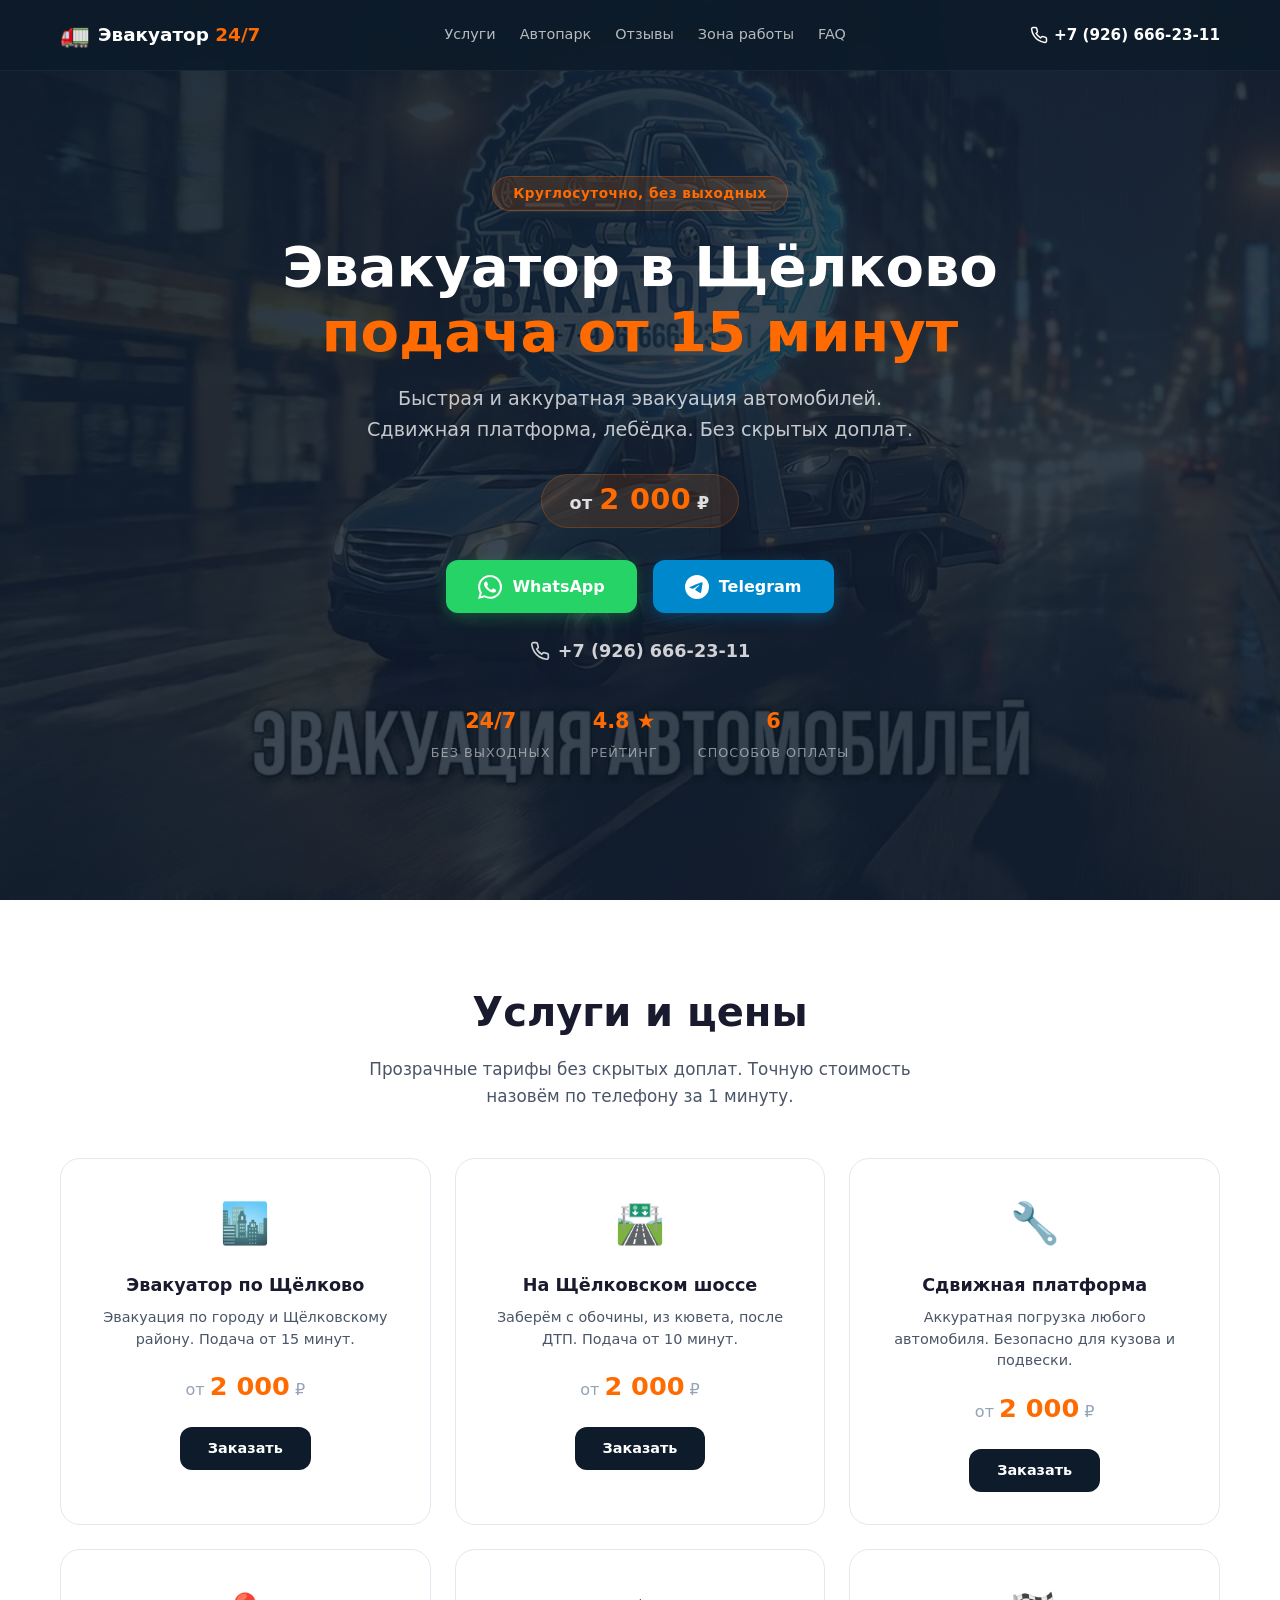
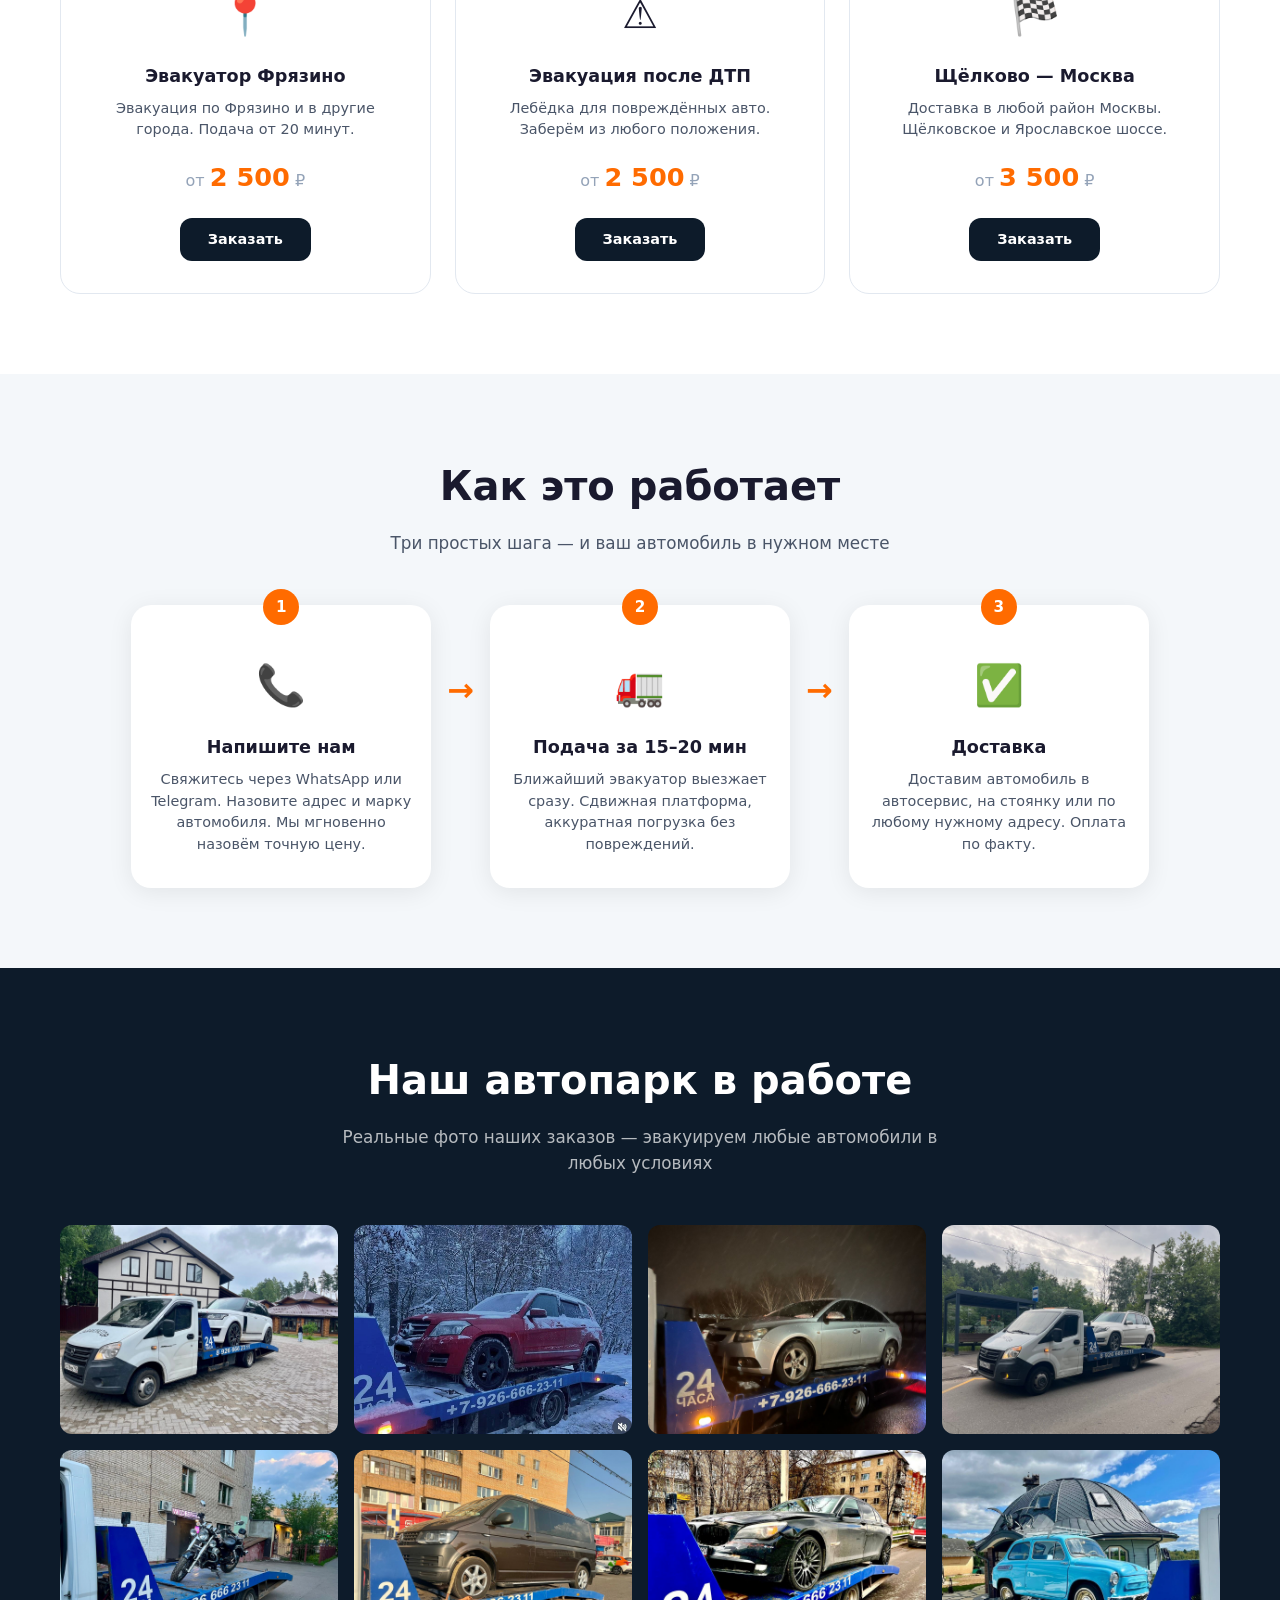
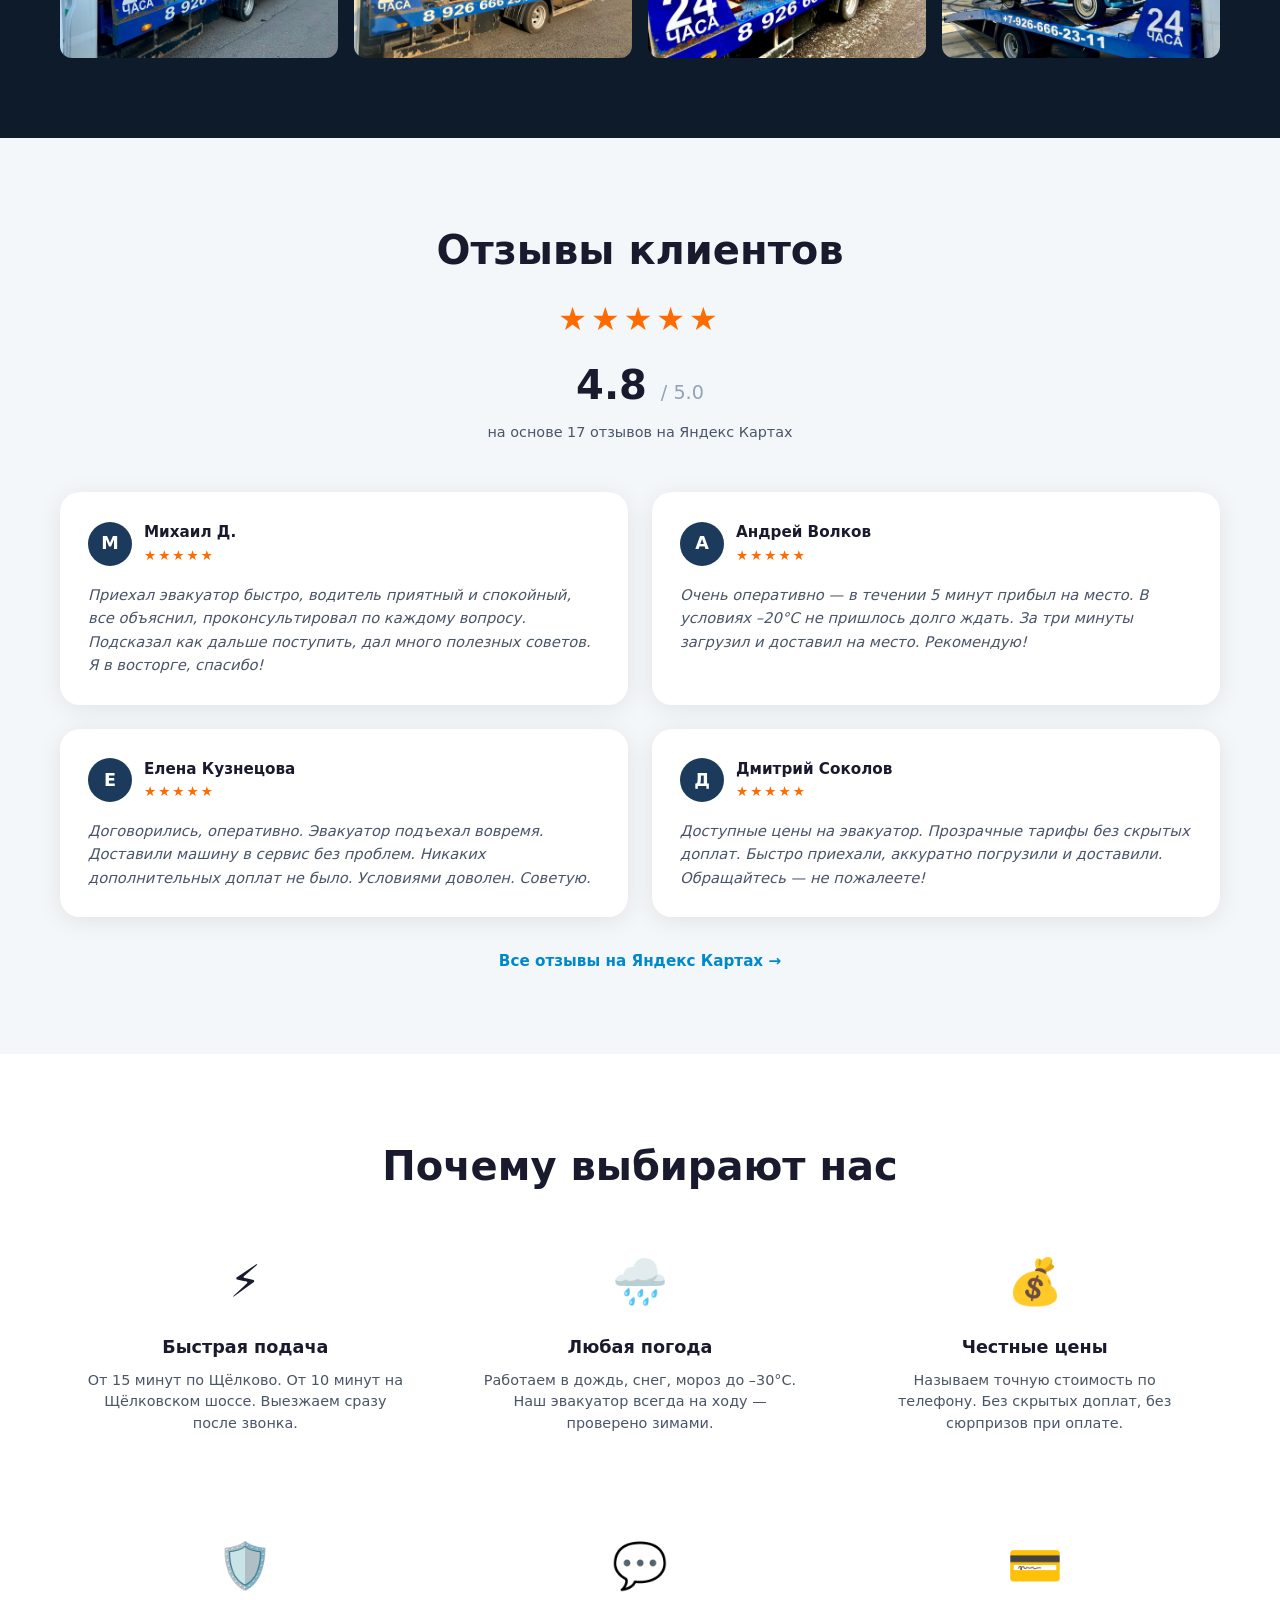
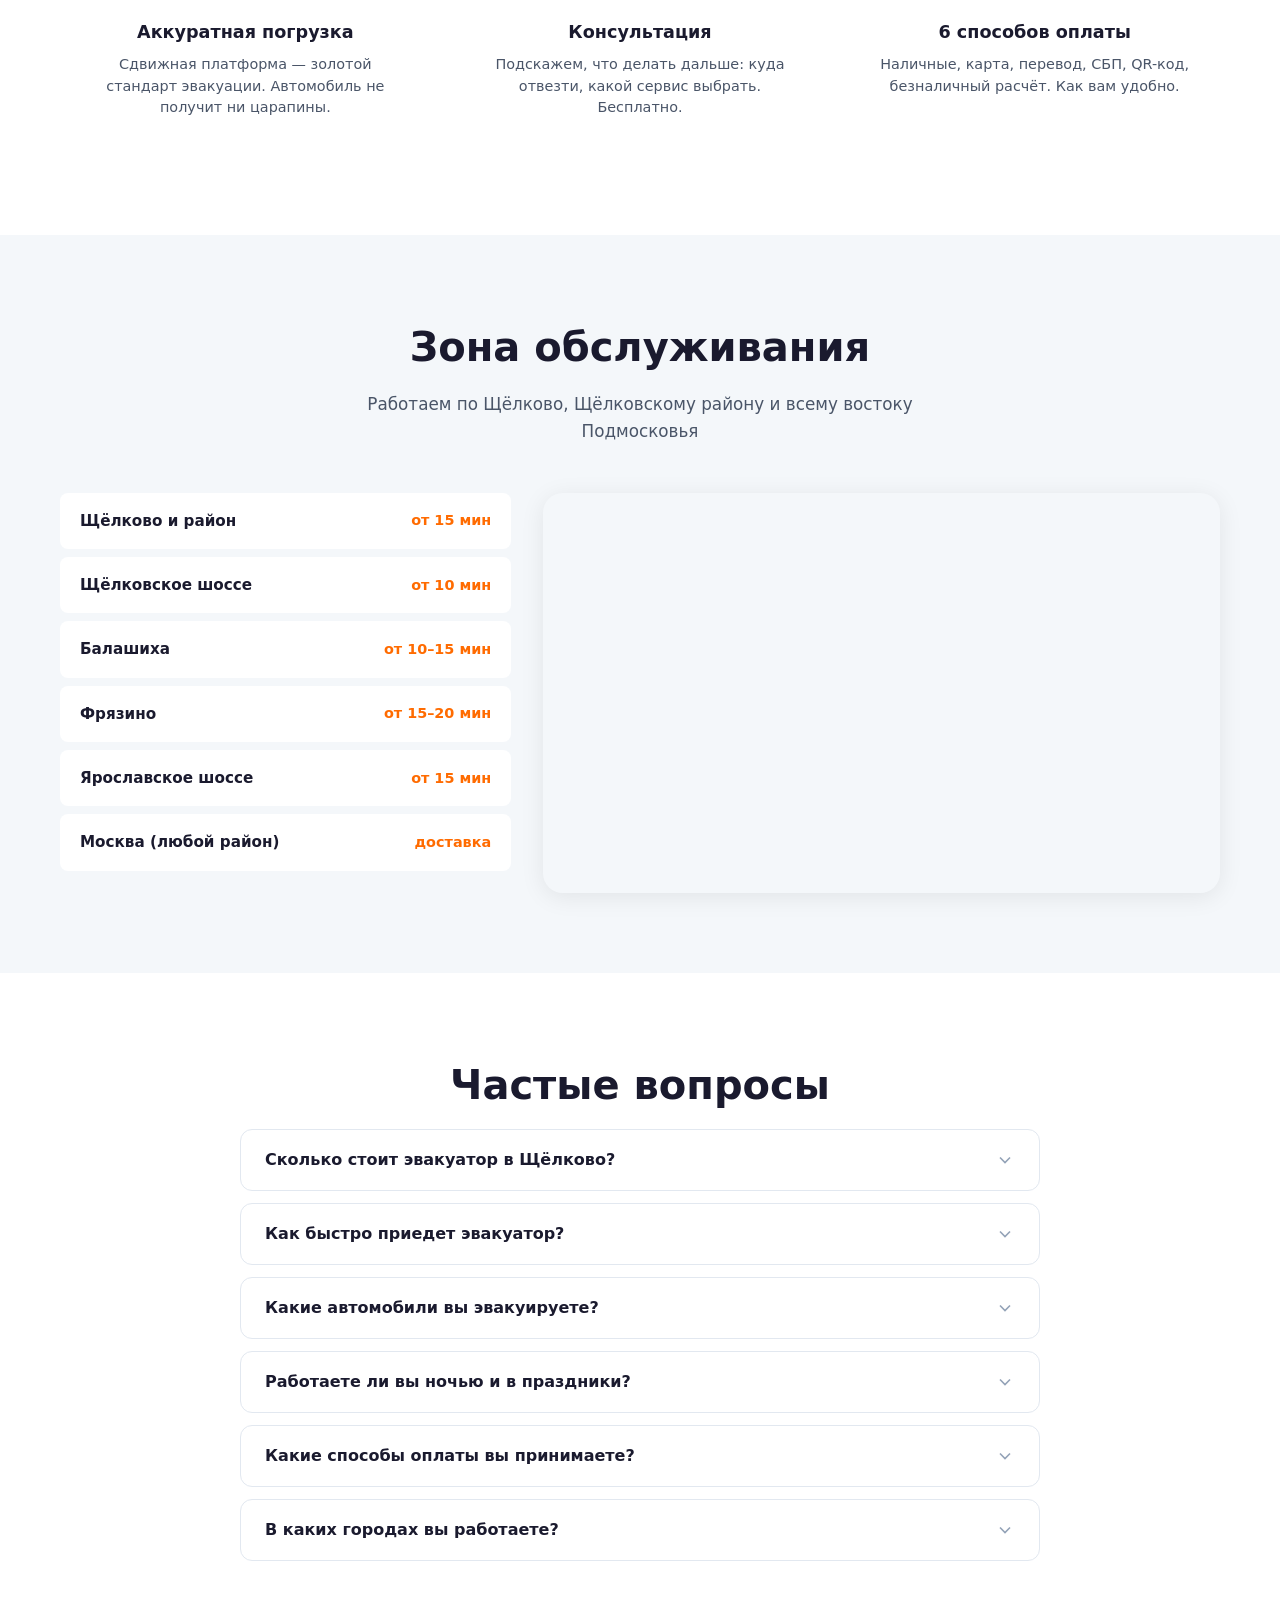
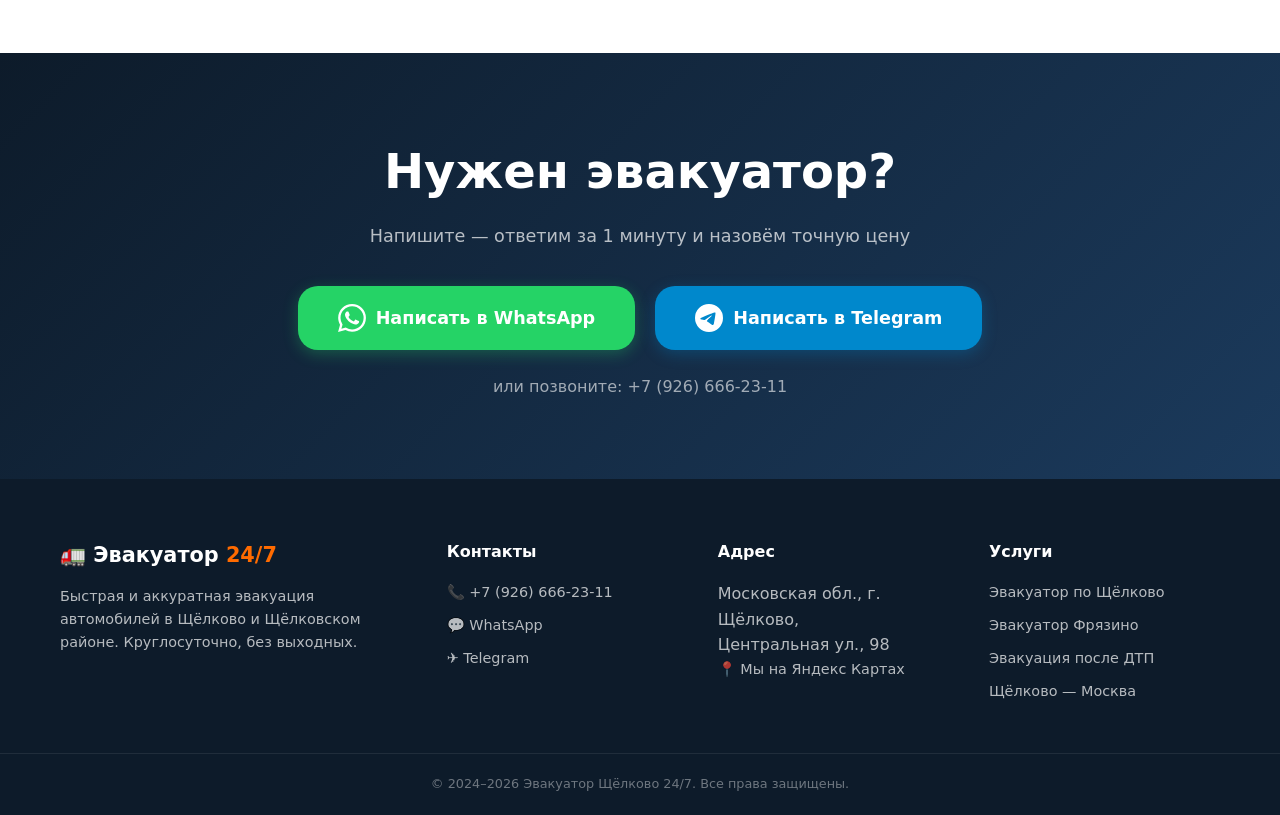
<file: site/index.html>
<!DOCTYPE html>
<html lang="ru">
<head>
    <meta charset="UTF-8">
    <meta name="viewport" content="width=device-width, initial-scale=1.0, viewport-fit=cover">
    <meta http-equiv="X-UA-Compatible" content="ie=edge">

    <!-- SEO Meta -->
    <title>Эвакуатор в Щёлково 24/7 — подача от 15 минут | от 2 000 ₽</title>
    <meta name="description" content="Эвакуация автомобилей в Щёлково круглосуточно. Сдвижная платформа, лебёдка. Подача от 15 минут. Щёлково, Балашиха, Фрязино, Москва. Звоните +7 (926) 666-23-11">
    <meta name="keywords" content="эвакуатор щёлково, эвакуация автомобилей, эвакуатор 24 часа, эвакуатор щёлковское шоссе, эвакуатор балашиха, эвакуатор фрязино, вызвать эвакуатор, сдвижная платформа, эвакуация после дтп, эвакуатор круглосуточно, эвакуатор москва, эвакуатор недорого">
    <meta name="robots" content="index, follow">
    <meta name="author" content="Эвакуатор Щёлково 24/7">
    <link rel="canonical" href="https://YOUR-DOMAIN.ru/">

    <!-- Yandex Verification (замените на свой код) -->
    <meta name="yandex-verification" content="YOUR_YANDEX_VERIFICATION_CODE">

    <!-- Open Graph -->
    <meta property="og:type" content="website">
    <meta property="og:locale" content="ru_RU">
    <meta property="og:title" content="Эвакуатор в Щёлково 24/7 — подача от 15 минут">
    <meta property="og:description" content="Эвакуация автомобилей в Щёлково круглосуточно. Сдвижная платформа, лебёдка. От 2 000 ₽. Звоните!">
    <meta property="og:image" content="https://YOUR-DOMAIN.ru/img/video_thumb_02.jpg">
    <meta property="og:url" content="https://YOUR-DOMAIN.ru/">
    <meta property="og:site_name" content="Эвакуатор Щёлково 24/7">

    <!-- Twitter Card -->
    <meta name="twitter:card" content="summary_large_image">
    <meta name="twitter:title" content="Эвакуатор в Щёлково 24/7 — подача от 15 минут">
    <meta name="twitter:description" content="Эвакуация автомобилей в Щёлково круглосуточно. От 2 000 ₽.">
    <meta name="twitter:image" content="https://YOUR-DOMAIN.ru/img/video_thumb_02.jpg">

    <!-- Favicon -->
    <link rel="icon" type="image/svg+xml" href="data:image/svg+xml,<svg xmlns='http://www.w3.org/2000/svg' viewBox='0 0 100 100'><text y='.9em' font-size='90'>🚛</text></svg>">

    <!-- Preload critical resources -->
    <link rel="preload" href="css/style.css" as="style">
    <link rel="preload" href="img/video_thumb_02.jpg" as="image">

    <!-- Styles -->
    <link rel="stylesheet" href="css/style.css">

    <!-- Schema.org LocalBusiness -->
    <script type="application/ld+json">
    {
        "@context": "https://schema.org",
        "@type": "ProfessionalService",
        "name": "Эвакуатор Щёлково 24/7",
        "image": "https://YOUR-DOMAIN.ru/img/photo_02.jpg",
        "url": "https://YOUR-DOMAIN.ru/",
        "telephone": "+7-926-666-23-11",
        "address": {
            "@type": "PostalAddress",
            "streetAddress": "Центральная улица, 98",
            "addressLocality": "Щёлково",
            "addressRegion": "Московская область",
            "postalCode": "141100",
            "addressCountry": "RU"
        },
        "geo": {
            "@type": "GeoCoordinates",
            "latitude": 55.927818,
            "longitude": 37.950779
        },
        "openingHoursSpecification": {
            "@type": "OpeningHoursSpecification",
            "dayOfWeek": ["Monday","Tuesday","Wednesday","Thursday","Friday","Saturday","Sunday"],
            "opens": "00:00",
            "closes": "23:59"
        },
        "areaServed": [
            {"@type": "City", "name": "Щёлково"},
            {"@type": "City", "name": "Балашиха"},
            {"@type": "City", "name": "Фрязино"},
            {"@type": "City", "name": "Москва"}
        ],
        "aggregateRating": {
            "@type": "AggregateRating",
            "ratingValue": "4.8",
            "bestRating": "5",
            "reviewCount": "17"
        },
        "priceRange": "от 2000 ₽",
        "hasOfferCatalog": {
            "@type": "OfferCatalog",
            "name": "Услуги эвакуации",
            "itemListElement": [
                {"@type": "Offer", "itemOffered": {"@type": "Service", "name": "Эвакуатор по Щёлково"}, "price": "2000", "priceCurrency": "RUB"},
                {"@type": "Offer", "itemOffered": {"@type": "Service", "name": "Эвакуатор на Щёлковском шоссе"}, "price": "2000", "priceCurrency": "RUB"},
                {"@type": "Offer", "itemOffered": {"@type": "Service", "name": "Эвакуатор Фрязино"}, "price": "2500", "priceCurrency": "RUB"},
                {"@type": "Offer", "itemOffered": {"@type": "Service", "name": "Эвакуация после ДТП"}, "price": "2500", "priceCurrency": "RUB"},
                {"@type": "Offer", "itemOffered": {"@type": "Service", "name": "Эвакуатор Щёлково — Москва"}, "price": "3500", "priceCurrency": "RUB"}
            ]
        },
        "sameAs": [
            "https://yandex.ru/profile/-/CPBXVEoS"
        ]
    }
    </script>

    <!-- Schema.org FAQPage -->
    <script type="application/ld+json">
    {
        "@context": "https://schema.org",
        "@type": "FAQPage",
        "mainEntity": [
            {
                "@type": "Question",
                "name": "Сколько стоит эвакуатор в Щёлково?",
                "acceptedAnswer": {
                    "@type": "Answer",
                    "text": "Стоимость эвакуатора по Щёлково — от 2 000 рублей. Эвакуация из Щёлково в Москву — от 3 500 рублей. Точная цена зависит от расстояния и типа автомобиля. Звоните — назовём точную стоимость за 1 минуту."
                }
            },
            {
                "@type": "Question",
                "name": "Как быстро приедет эвакуатор?",
                "acceptedAnswer": {
                    "@type": "Answer",
                    "text": "Среднее время подачи эвакуатора по Щёлково — 15-20 минут. В зоне Щёлковского шоссе и Балашихи — от 10 минут. Работаем круглосуточно, без выходных."
                }
            },
            {
                "@type": "Question",
                "name": "Какие автомобили вы эвакуируете?",
                "acceptedAnswer": {
                    "@type": "Answer",
                    "text": "Эвакуируем легковые автомобили, внедорожники, кроссоверы, микроавтобусы и мотоциклы. Сдвижная платформа с лебёдкой позволяет погрузить автомобиль в любом состоянии — после ДТП, с заблокированными колёсами, из кювета."
                }
            },
            {
                "@type": "Question",
                "name": "Работаете ли вы ночью и в праздники?",
                "acceptedAnswer": {
                    "@type": "Answer",
                    "text": "Да, мы работаем круглосуточно — 24 часа в сутки, 7 дней в неделю, без выходных и праздников. Ночная подача эвакуатора — без доплат."
                }
            },
            {
                "@type": "Question",
                "name": "Какие способы оплаты вы принимаете?",
                "acceptedAnswer": {
                    "@type": "Answer",
                    "text": "Принимаем наличные, банковские карты, безналичный расчёт, СБП (Систему быстрых платежей), QR-код. Оплата после выполнения услуги."
                }
            },
            {
                "@type": "Question",
                "name": "В каких городах вы работаете?",
                "acceptedAnswer": {
                    "@type": "Answer",
                    "text": "Основная зона — Щёлково и Щёлковский район. Также работаем в Балашихе, Фрязино, Лосино-Петровском, Монино. Доставляем автомобили в любой район Москвы. Работаем на Щёлковском и Ярославском шоссе."
                }
            }
        ]
    }
    </script>

    <!-- Yandex.Metrika counter — замените 00000000 на реальный ID счётчика -->
    <!-- Раскомментируйте после получения ID в Яндекс Метрике:
    <script>
        (function(m,e,t,r,i,k,a){m[i]=m[i]||function(){(m[i].a=m[i].a||[]).push(arguments)};
        m[i].l=1*new Date();
        for(var j=0;j<document.scripts.length;j++){if(document.scripts[j].src===r){return;}}
        k=e.createElement(t),a=e.getElementsByTagName(t)[0],k.async=1,k.src=r,a.parentNode.insertBefore(k,a)})
        (window,document,"script","https://mc.yandex.ru/metrika/tag.js","ym");

        ym(00000000, "init", {
            clickmap:true,
            trackLinks:true,
            accurateTrackBounce:true,
            webvisor:true
        });
    </script>
    <noscript><div><img src="https://mc.yandex.ru/watch/00000000" style="position:absolute; left:-9999px;" alt=""></div></noscript>
    -->
</head>
<body>

    <!-- ===== HEADER ===== -->
    <header class="header" id="header">
        <div class="container header__inner">
            <a href="#hero" class="header__logo">
                <span class="header__logo-icon">🚛</span>
                <span class="header__logo-text">Эвакуатор<span class="accent"> 24/7</span></span>
            </a>

            <nav class="header__nav" id="nav">
                <a href="#services" class="header__link">Услуги</a>
                <a href="#gallery" class="header__link">Автопарк</a>
                <a href="#reviews" class="header__link">Отзывы</a>
                <a href="#area" class="header__link">Зона работы</a>
                <a href="#faq" class="header__link">FAQ</a>
            </nav>

            <a href="tel:+79266662311" class="header__phone">
                <svg width="18" height="18" viewBox="0 0 24 24" fill="none" stroke="currentColor" stroke-width="2"><path d="M22 16.92v3a2 2 0 01-2.18 2 19.79 19.79 0 01-8.63-3.07 19.5 19.5 0 01-6-6 19.79 19.79 0 01-3.07-8.67A2 2 0 014.11 2h3a2 2 0 012 1.72c.127.96.361 1.903.7 2.81a2 2 0 01-.45 2.11L8.09 9.91a16 16 0 006 6l1.27-1.27a2 2 0 012.11-.45c.907.339 1.85.573 2.81.7A2 2 0 0122 16.92z"/></svg>
                +7 (926) 666-23-11
            </a>

            <button class="header__burger" id="burger" aria-label="Меню">
                <span></span><span></span><span></span>
            </button>
        </div>
    </header>

    <main>
        <!-- ===== HERO ===== -->
        <section class="hero" id="hero">
            <div class="hero__overlay"></div>
            <div class="container hero__inner">
                <div class="hero__badge animate-fade-in">Круглосуточно, без выходных</div>
                <h1 class="hero__title animate-fade-in-up">
                    Эвакуатор в Щёлково<br>
                    <span class="accent">подача от 15 минут</span>
                </h1>
                <p class="hero__subtitle animate-fade-in-up delay-1">
                    Быстрая и аккуратная эвакуация автомобилей. Сдвижная платформа, лебёдка.
                    Без скрытых доплат.
                </p>

                <div class="hero__price animate-fade-in-up delay-2">
                    от <span class="hero__price-value">2 000</span> ₽
                </div>

                <div class="hero__buttons animate-fade-in-up delay-2">
                    <a href="https://wa.me/79266662311?text=%D0%97%D0%B4%D1%80%D0%B0%D0%B2%D1%81%D1%82%D0%B2%D1%83%D0%B9%D1%82%D0%B5!%20%D0%9D%D1%83%D0%B6%D0%B5%D0%BD%20%D1%8D%D0%B2%D0%B0%D0%BA%D1%83%D0%B0%D1%82%D0%BE%D1%80." target="_blank" rel="noopener" class="btn btn--whatsapp">
                        <svg width="24" height="24" viewBox="0 0 24 24" fill="currentColor"><path d="M17.472 14.382c-.297-.149-1.758-.867-2.03-.967-.273-.099-.471-.148-.67.15-.197.297-.767.966-.94 1.164-.173.199-.347.223-.644.075-.297-.15-1.255-.463-2.39-1.475-.883-.788-1.48-1.761-1.653-2.059-.173-.297-.018-.458.13-.606.134-.133.298-.347.446-.52.149-.174.198-.298.298-.497.099-.198.05-.371-.025-.52-.075-.149-.669-1.612-.916-2.207-.242-.579-.487-.5-.669-.51-.173-.008-.371-.01-.57-.01-.198 0-.52.074-.792.372-.272.297-1.04 1.016-1.04 2.479 0 1.462 1.065 2.875 1.213 3.074.149.198 2.096 3.2 5.077 4.487.709.306 1.262.489 1.694.625.712.227 1.36.195 1.871.118.571-.085 1.758-.719 2.006-1.413.248-.694.248-1.289.173-1.413-.074-.124-.272-.198-.57-.347m-5.421 7.403h-.004a9.87 9.87 0 01-5.031-1.378l-.361-.214-3.741.982.998-3.648-.235-.374a9.86 9.86 0 01-1.51-5.26c.001-5.45 4.436-9.884 9.888-9.884 2.64 0 5.122 1.03 6.988 2.898a9.825 9.825 0 012.893 6.994c-.003 5.45-4.437 9.884-9.885 9.884m8.413-18.297A11.815 11.815 0 0012.05 0C5.495 0 .16 5.335.157 11.892c0 2.096.547 4.142 1.588 5.945L.057 24l6.305-1.654a11.882 11.882 0 005.683 1.448h.005c6.554 0 11.89-5.335 11.893-11.893a11.821 11.821 0 00-3.48-8.413z"/></svg>
                        WhatsApp
                    </a>
                    <a href="https://t.me/+79266662311" target="_blank" rel="noopener" class="btn btn--telegram">
                        <svg width="24" height="24" viewBox="0 0 24 24" fill="currentColor"><path d="M11.944 0A12 12 0 000 12a12 12 0 0012 12 12 12 0 0012-12A12 12 0 0012 0zm4.962 7.224c.1-.002.321.023.465.14a.506.506 0 01.171.325c.016.093.036.306.02.472-.18 1.898-.962 6.502-1.36 8.627-.168.9-.499 1.201-.82 1.23-.696.065-1.225-.46-1.9-.902-1.056-.693-1.653-1.124-2.678-1.8-1.185-.78-.417-1.21.258-1.91.177-.184 3.247-2.977 3.307-3.23.007-.032.014-.15-.056-.212s-.174-.041-.249-.024c-.106.024-1.793 1.14-5.061 3.345-.479.33-.913.49-1.302.48-.428-.008-1.252-.241-1.865-.44-.752-.245-1.349-.374-1.297-.789.027-.216.325-.437.893-.663 3.498-1.524 5.83-2.529 6.998-3.014 3.332-1.386 4.025-1.627 4.476-1.635z"/></svg>
                        Telegram
                    </a>
                </div>

                <a href="tel:+79266662311" class="hero__phone animate-fade-in-up delay-3">
                    <svg width="20" height="20" viewBox="0 0 24 24" fill="none" stroke="currentColor" stroke-width="2"><path d="M22 16.92v3a2 2 0 01-2.18 2 19.79 19.79 0 01-8.63-3.07 19.5 19.5 0 01-6-6 19.79 19.79 0 01-3.07-8.67A2 2 0 014.11 2h3a2 2 0 012 1.72c.127.96.361 1.903.7 2.81a2 2 0 01-.45 2.11L8.09 9.91a16 16 0 006 6l1.27-1.27a2 2 0 012.11-.45c.907.339 1.85.573 2.81.7A2 2 0 0122 16.92z"/></svg>
                    +7 (926) 666-23-11
                </a>

                <div class="hero__trust animate-fade-in-up delay-3">
                    <div class="hero__trust-item">
                        <strong>24/7</strong>
                        <span>Без выходных</span>
                    </div>
                    <div class="hero__trust-item">
                        <strong>4.8 ★</strong>
                        <span>Рейтинг</span>
                    </div>
                    <div class="hero__trust-item">
                        <strong>6</strong>
                        <span>Способов оплаты</span>
                    </div>
                </div>
            </div>
        </section>

        <!-- ===== SERVICES ===== -->
        <section class="services" id="services">
            <div class="container">
                <h2 class="section-title reveal">Услуги и цены</h2>
                <p class="section-subtitle reveal">Прозрачные тарифы без скрытых доплат. Точную стоимость назовём по телефону за 1 минуту.</p>

                <div class="services__grid">
                    <div class="service-card reveal">
                        <div class="service-card__icon">🏙️</div>
                        <h3 class="service-card__title">Эвакуатор по Щёлково</h3>
                        <p class="service-card__desc">Эвакуация по городу и Щёлковскому району. Подача от 15 минут.</p>
                        <div class="service-card__price">от <span>2 000</span> ₽</div>
                        <a href="https://wa.me/79266662311?text=%D0%97%D0%B4%D1%80%D0%B0%D0%B2%D1%81%D1%82%D0%B2%D1%83%D0%B9%D1%82%D0%B5!%20%D0%9D%D1%83%D0%B6%D0%B5%D0%BD%20%D1%8D%D0%B2%D0%B0%D0%BA%D1%83%D0%B0%D1%82%D0%BE%D1%80%20%D0%BF%D0%BE%20%D0%A9%D1%91%D0%BB%D0%BA%D0%BE%D0%B2%D0%BE." target="_blank" rel="noopener" class="service-card__btn">Заказать</a>
                    </div>

                    <div class="service-card reveal">
                        <div class="service-card__icon">🛣️</div>
                        <h3 class="service-card__title">На Щёлковском шоссе</h3>
                        <p class="service-card__desc">Заберём с обочины, из кювета, после ДТП. Подача от 10 минут.</p>
                        <div class="service-card__price">от <span>2 000</span> ₽</div>
                        <a href="https://wa.me/79266662311?text=%D0%97%D0%B4%D1%80%D0%B0%D0%B2%D1%81%D1%82%D0%B2%D1%83%D0%B9%D1%82%D0%B5!%20%D0%9D%D1%83%D0%B6%D0%B5%D0%BD%20%D1%8D%D0%B2%D0%B0%D0%BA%D1%83%D0%B0%D1%82%D0%BE%D1%80%20%D0%BD%D0%B0%20%D0%A9%D1%91%D0%BB%D0%BA%D0%BE%D0%B2%D1%81%D0%BA%D0%BE%D0%BC%20%D1%88%D0%BE%D1%81%D1%81%D0%B5." target="_blank" rel="noopener" class="service-card__btn">Заказать</a>
                    </div>

                    <div class="service-card reveal">
                        <div class="service-card__icon">🔧</div>
                        <h3 class="service-card__title">Сдвижная платформа</h3>
                        <p class="service-card__desc">Аккуратная погрузка любого автомобиля. Безопасно для кузова и подвески.</p>
                        <div class="service-card__price">от <span>2 000</span> ₽</div>
                        <a href="https://wa.me/79266662311?text=%D0%97%D0%B4%D1%80%D0%B0%D0%B2%D1%81%D1%82%D0%B2%D1%83%D0%B9%D1%82%D0%B5!%20%D0%9D%D1%83%D0%B6%D0%B5%D0%BD%20%D1%8D%D0%B2%D0%B0%D0%BA%D1%83%D0%B0%D1%82%D0%BE%D1%80%20%D1%81%D0%BE%20%D1%81%D0%B4%D0%B2%D0%B8%D0%B6%D0%BD%D0%BE%D0%B9%20%D0%BF%D0%BB%D0%B0%D1%82%D1%84%D0%BE%D1%80%D0%BC%D0%BE%D0%B9." target="_blank" rel="noopener" class="service-card__btn">Заказать</a>
                    </div>

                    <div class="service-card reveal">
                        <div class="service-card__icon">📍</div>
                        <h3 class="service-card__title">Эвакуатор Фрязино</h3>
                        <p class="service-card__desc">Эвакуация по Фрязино и в другие города. Подача от 20 минут.</p>
                        <div class="service-card__price">от <span>2 500</span> ₽</div>
                        <a href="https://wa.me/79266662311?text=%D0%97%D0%B4%D1%80%D0%B0%D0%B2%D1%81%D1%82%D0%B2%D1%83%D0%B9%D1%82%D0%B5!%20%D0%9D%D1%83%D0%B6%D0%B5%D0%BD%20%D1%8D%D0%B2%D0%B0%D0%BA%D1%83%D0%B0%D1%82%D0%BE%D1%80%20%D0%B2%D0%BE%20%D0%A4%D1%80%D1%8F%D0%B7%D0%B8%D0%BD%D0%BE." target="_blank" rel="noopener" class="service-card__btn">Заказать</a>
                    </div>

                    <div class="service-card reveal">
                        <div class="service-card__icon">⚠️</div>
                        <h3 class="service-card__title">Эвакуация после ДТП</h3>
                        <p class="service-card__desc">Лебёдка для повреждённых авто. Заберём из любого положения.</p>
                        <div class="service-card__price">от <span>2 500</span> ₽</div>
                        <a href="https://wa.me/79266662311?text=%D0%97%D0%B4%D1%80%D0%B0%D0%B2%D1%81%D1%82%D0%B2%D1%83%D0%B9%D1%82%D0%B5!%20%D0%9D%D1%83%D0%B6%D0%BD%D0%B0%20%D1%8D%D0%B2%D0%B0%D0%BA%D1%83%D0%B0%D1%86%D0%B8%D1%8F%20%D0%BF%D0%BE%D1%81%D0%BB%D0%B5%20%D0%94%D0%A2%D0%9F." target="_blank" rel="noopener" class="service-card__btn">Заказать</a>
                    </div>

                    <div class="service-card reveal">
                        <div class="service-card__icon">🏁</div>
                        <h3 class="service-card__title">Щёлково — Москва</h3>
                        <p class="service-card__desc">Доставка в любой район Москвы. Щёлковское и Ярославское шоссе.</p>
                        <div class="service-card__price">от <span>3 500</span> ₽</div>
                        <a href="https://wa.me/79266662311?text=%D0%97%D0%B4%D1%80%D0%B0%D0%B2%D1%81%D1%82%D0%B2%D1%83%D0%B9%D1%82%D0%B5!%20%D0%9D%D1%83%D0%B6%D0%B5%D0%BD%20%D1%8D%D0%B2%D0%B0%D0%BA%D1%83%D0%B0%D1%82%D0%BE%D1%80%20%D0%A9%D1%91%D0%BB%D0%BA%D0%BE%D0%B2%D0%BE%20%E2%80%94%20%D0%9C%D0%BE%D1%81%D0%BA%D0%B2%D0%B0." target="_blank" rel="noopener" class="service-card__btn">Заказать</a>
                    </div>
                </div>
            </div>
        </section>

        <!-- ===== HOW IT WORKS ===== -->
        <section class="how" id="how-it-works">
            <div class="container">
                <h2 class="section-title reveal">Как это работает</h2>
                <p class="section-subtitle reveal">Три простых шага — и ваш автомобиль в нужном месте</p>

                <div class="how__steps">
                    <div class="how__step reveal">
                        <div class="how__step-num">1</div>
                        <div class="how__step-icon">📞</div>
                        <h3>Напишите нам</h3>
                        <p>Свяжитесь через WhatsApp или Telegram. Назовите адрес и марку автомобиля. Мы мгновенно назовём точную цену.</p>
                    </div>
                    <div class="how__step-arrow reveal">→</div>
                    <div class="how__step reveal">
                        <div class="how__step-num">2</div>
                        <div class="how__step-icon">🚛</div>
                        <h3>Подача за 15–20 мин</h3>
                        <p>Ближайший эвакуатор выезжает сразу. Сдвижная платформа, аккуратная погрузка без повреждений.</p>
                    </div>
                    <div class="how__step-arrow reveal">→</div>
                    <div class="how__step reveal">
                        <div class="how__step-num">3</div>
                        <div class="how__step-icon">✅</div>
                        <h3>Доставка</h3>
                        <p>Доставим автомобиль в автосервис, на стоянку или по любому нужному адресу. Оплата по факту.</p>
                    </div>
                </div>
            </div>
        </section>

        <!-- ===== GALLERY ===== -->
        <section class="gallery" id="gallery">
            <div class="container">
                <h2 class="section-title section-title--light reveal">Наш автопарк в работе</h2>
                <p class="section-subtitle section-subtitle--light reveal">Реальные фото наших заказов — эвакуируем любые автомобили в любых условиях</p>

                <div class="gallery__grid">
                    <div class="gallery__item reveal">
                        <img src="img/photo_11.jpg" alt="Эвакуация Range Rover в Щёлково — эвакуатор со сдвижной платформой" loading="lazy" width="600" height="400">
                    </div>
                    <div class="gallery__item reveal">
                        <img src="img/photo_03.jpg" alt="Эвакуатор зимой — погрузка Mercedes GLK на Щёлковском шоссе" loading="lazy" width="600" height="400">
                    </div>
                    <div class="gallery__item reveal">
                        <img src="img/photo_06.jpg" alt="Эвакуатор ночью — круглосуточная эвакуация Chevrolet Cruze" loading="lazy" width="600" height="400">
                    </div>
                    <div class="gallery__item reveal">
                        <img src="img/photo_04.jpg" alt="Эвакуатор ГАЗель Next перевозит внедорожник в Щёлково" loading="lazy" width="600" height="400">
                    </div>
                    <div class="gallery__item reveal">
                        <img src="img/photo_10.jpg" alt="Эвакуация мотоцикла на сдвижной платформе в Щёлково" loading="lazy" width="600" height="400">
                    </div>
                    <div class="gallery__item reveal">
                        <img src="img/photo_07.jpg" alt="Эвакуация Volkswagen Transporter — микроавтобус на платформе" loading="lazy" width="600" height="400">
                    </div>
                    <div class="gallery__item reveal">
                        <img src="img/photo_12.jpg" alt="Эвакуация BMW 7 серии после ДТП в Щёлковском районе" loading="lazy" width="600" height="400">
                    </div>
                    <div class="gallery__item reveal">
                        <img src="img/photo_01.jpg" alt="Перевозка ретро-автомобиля на эвакуаторе — бережная эвакуация" loading="lazy" width="600" height="400">
                    </div>
                </div>
            </div>
        </section>

        <!-- ===== REVIEWS ===== -->
        <section class="reviews" id="reviews">
            <div class="container">
                <h2 class="section-title reveal">Отзывы клиентов</h2>
                <div class="reviews__rating reveal">
                    <div class="reviews__stars">★★★★★</div>
                    <div class="reviews__score">4.8 <span>/ 5.0</span></div>
                    <div class="reviews__count">на основе 17 отзывов на Яндекс Картах</div>
                </div>

                <div class="reviews__grid">
                    <div class="review-card reveal">
                        <div class="review-card__header">
                            <div class="review-card__avatar">М</div>
                            <div>
                                <div class="review-card__name">Михаил Д.</div>
                                <div class="review-card__stars">★★★★★</div>
                            </div>
                        </div>
                        <p class="review-card__text">Приехал эвакуатор быстро, водитель приятный и спокойный, все объяснил, проконсультировал по каждому вопросу. Подсказал как дальше поступить, дал много полезных советов. Я в восторге, спасибо!</p>
                    </div>

                    <div class="review-card reveal">
                        <div class="review-card__header">
                            <div class="review-card__avatar">А</div>
                            <div>
                                <div class="review-card__name">Андрей Волков</div>
                                <div class="review-card__stars">★★★★★</div>
                            </div>
                        </div>
                        <p class="review-card__text">Очень оперативно — в течении 5 минут прибыл на место. В условиях –20°C не пришлось долго ждать. За три минуты загрузил и доставил на место. Рекомендую!</p>
                    </div>

                    <div class="review-card reveal">
                        <div class="review-card__header">
                            <div class="review-card__avatar">Е</div>
                            <div>
                                <div class="review-card__name">Елена Кузнецова</div>
                                <div class="review-card__stars">★★★★★</div>
                            </div>
                        </div>
                        <p class="review-card__text">Договорились, оперативно. Эвакуатор подъехал вовремя. Доставили машину в сервис без проблем. Никаких дополнительных доплат не было. Условиями доволен. Советую.</p>
                    </div>

                    <div class="review-card reveal">
                        <div class="review-card__header">
                            <div class="review-card__avatar">Д</div>
                            <div>
                                <div class="review-card__name">Дмитрий Соколов</div>
                                <div class="review-card__stars">★★★★★</div>
                            </div>
                        </div>
                        <p class="review-card__text">Доступные цены на эвакуатор. Прозрачные тарифы без скрытых доплат. Быстро приехали, аккуратно погрузили и доставили. Обращайтесь — не пожалеете!</p>
                    </div>
                </div>

                <a href="https://yandex.ru/maps/org/117586873400/reviews/" target="_blank" rel="noopener" class="reviews__all-link reveal">
                    Все отзывы на Яндекс Картах →
                </a>
            </div>
        </section>

        <!-- ===== ADVANTAGES ===== -->
        <section class="advantages" id="advantages">
            <div class="container">
                <h2 class="section-title reveal">Почему выбирают нас</h2>

                <div class="advantages__grid">
                    <div class="advantage-card reveal">
                        <div class="advantage-card__icon">⚡</div>
                        <h3>Быстрая подача</h3>
                        <p>От 15 минут по Щёлково. От 10 минут на Щёлковском шоссе. Выезжаем сразу после звонка.</p>
                    </div>
                    <div class="advantage-card reveal">
                        <div class="advantage-card__icon">🌧️</div>
                        <h3>Любая погода</h3>
                        <p>Работаем в дождь, снег, мороз до –30°C. Наш эвакуатор всегда на ходу — проверено зимами.</p>
                    </div>
                    <div class="advantage-card reveal">
                        <div class="advantage-card__icon">💰</div>
                        <h3>Честные цены</h3>
                        <p>Называем точную стоимость по телефону. Без скрытых доплат, без сюрпризов при оплате.</p>
                    </div>
                    <div class="advantage-card reveal">
                        <div class="advantage-card__icon">🛡️</div>
                        <h3>Аккуратная погрузка</h3>
                        <p>Сдвижная платформа — золотой стандарт эвакуации. Автомобиль не получит ни царапины.</p>
                    </div>
                    <div class="advantage-card reveal">
                        <div class="advantage-card__icon">💬</div>
                        <h3>Консультация</h3>
                        <p>Подскажем, что делать дальше: куда отвезти, какой сервис выбрать. Бесплатно.</p>
                    </div>
                    <div class="advantage-card reveal">
                        <div class="advantage-card__icon">💳</div>
                        <h3>6 способов оплаты</h3>
                        <p>Наличные, карта, перевод, СБП, QR-код, безналичный расчёт. Как вам удобно.</p>
                    </div>
                </div>
            </div>
        </section>

        <!-- ===== SERVICE AREA ===== -->
        <section class="area" id="area">
            <div class="container">
                <h2 class="section-title reveal">Зона обслуживания</h2>
                <p class="section-subtitle reveal">Работаем по Щёлково, Щёлковскому району и всему востоку Подмосковья</p>

                <div class="area__content">
                    <div class="area__list reveal">
                        <div class="area__item">
                            <div class="area__city">Щёлково и район</div>
                            <div class="area__time">от 15 мин</div>
                        </div>
                        <div class="area__item">
                            <div class="area__city">Щёлковское шоссе</div>
                            <div class="area__time">от 10 мин</div>
                        </div>
                        <div class="area__item">
                            <div class="area__city">Балашиха</div>
                            <div class="area__time">от 10–15 мин</div>
                        </div>
                        <div class="area__item">
                            <div class="area__city">Фрязино</div>
                            <div class="area__time">от 15–20 мин</div>
                        </div>
                        <div class="area__item">
                            <div class="area__city">Ярославское шоссе</div>
                            <div class="area__time">от 15 мин</div>
                        </div>
                        <div class="area__item">
                            <div class="area__city">Москва (любой район)</div>
                            <div class="area__time">доставка</div>
                        </div>
                    </div>

                    <div class="area__map reveal">
                        <iframe
                            src="https://yandex.ru/map-widget/v1/?z=12&ll=37.950779,55.927818&oid=117586873400"
                            width="100%"
                            height="400"
                            frameborder="0"
                            allowfullscreen
                            loading="lazy"
                            title="Эвакуатор Щёлково на карте">
                        </iframe>
                    </div>
                </div>
            </div>
        </section>

        <!-- ===== FAQ ===== -->
        <section class="faq" id="faq">
            <div class="container">
                <h2 class="section-title reveal">Частые вопросы</h2>

                <div class="faq__list">
                    <div class="faq__item reveal">
                        <button class="faq__question" aria-expanded="false">
                            <span>Сколько стоит эвакуатор в Щёлково?</span>
                            <svg class="faq__chevron" width="20" height="20" viewBox="0 0 24 24" fill="none" stroke="currentColor" stroke-width="2"><polyline points="6 9 12 15 18 9"/></svg>
                        </button>
                        <div class="faq__answer">
                            <p>Стоимость эвакуатора по Щёлково — от 2 000 рублей. Эвакуация из Щёлково в Москву — от 3 500 рублей. Точная цена зависит от расстояния и типа автомобиля. Напишите нам — назовём точную стоимость за 1 минуту.</p>
                        </div>
                    </div>

                    <div class="faq__item reveal">
                        <button class="faq__question" aria-expanded="false">
                            <span>Как быстро приедет эвакуатор?</span>
                            <svg class="faq__chevron" width="20" height="20" viewBox="0 0 24 24" fill="none" stroke="currentColor" stroke-width="2"><polyline points="6 9 12 15 18 9"/></svg>
                        </button>
                        <div class="faq__answer">
                            <p>Среднее время подачи по Щёлково — 15–20 минут. На Щёлковском шоссе и в Балашихе — от 10 минут. Работаем круглосуточно без выходных.</p>
                        </div>
                    </div>

                    <div class="faq__item reveal">
                        <button class="faq__question" aria-expanded="false">
                            <span>Какие автомобили вы эвакуируете?</span>
                            <svg class="faq__chevron" width="20" height="20" viewBox="0 0 24 24" fill="none" stroke="currentColor" stroke-width="2"><polyline points="6 9 12 15 18 9"/></svg>
                        </button>
                        <div class="faq__answer">
                            <p>Легковые автомобили, внедорожники, кроссоверы, микроавтобусы и мотоциклы. Сдвижная платформа с лебёдкой позволяет погрузить автомобиль в любом состоянии — после ДТП, с заблокированными колёсами, из кювета.</p>
                        </div>
                    </div>

                    <div class="faq__item reveal">
                        <button class="faq__question" aria-expanded="false">
                            <span>Работаете ли вы ночью и в праздники?</span>
                            <svg class="faq__chevron" width="20" height="20" viewBox="0 0 24 24" fill="none" stroke="currentColor" stroke-width="2"><polyline points="6 9 12 15 18 9"/></svg>
                        </button>
                        <div class="faq__answer">
                            <p>Да, мы работаем круглосуточно — 24 часа в сутки, 7 дней в неделю, включая праздники и выходные. Ночная подача — без доплат.</p>
                        </div>
                    </div>

                    <div class="faq__item reveal">
                        <button class="faq__question" aria-expanded="false">
                            <span>Какие способы оплаты вы принимаете?</span>
                            <svg class="faq__chevron" width="20" height="20" viewBox="0 0 24 24" fill="none" stroke="currentColor" stroke-width="2"><polyline points="6 9 12 15 18 9"/></svg>
                        </button>
                        <div class="faq__answer">
                            <p>Наличные, банковские карты, безналичный расчёт, СБП (Система быстрых платежей), QR-код. Оплата после выполнения услуги — никаких предоплат.</p>
                        </div>
                    </div>

                    <div class="faq__item reveal">
                        <button class="faq__question" aria-expanded="false">
                            <span>В каких городах вы работаете?</span>
                            <svg class="faq__chevron" width="20" height="20" viewBox="0 0 24 24" fill="none" stroke="currentColor" stroke-width="2"><polyline points="6 9 12 15 18 9"/></svg>
                        </button>
                        <div class="faq__answer">
                            <p>Основная зона — Щёлково и Щёлковский район. Также Балашиха, Фрязино, Лосино-Петровский, Монино. Доставляем в любой район Москвы. Работаем на Щёлковском и Ярославском шоссе.</p>
                        </div>
                    </div>
                </div>
            </div>
        </section>

        <!-- ===== CTA (финальный блок) ===== -->
        <section class="cta">
            <div class="container cta__inner">
                <h2 class="cta__title reveal">Нужен эвакуатор?</h2>
                <p class="cta__subtitle reveal">Напишите — ответим за 1 минуту и назовём точную цену</p>
                <div class="cta__buttons reveal">
                    <a href="https://wa.me/79266662311?text=%D0%97%D0%B4%D1%80%D0%B0%D0%B2%D1%81%D1%82%D0%B2%D1%83%D0%B9%D1%82%D0%B5!%20%D0%9D%D1%83%D0%B6%D0%B5%D0%BD%20%D1%8D%D0%B2%D0%B0%D0%BA%D1%83%D0%B0%D1%82%D0%BE%D1%80." target="_blank" rel="noopener" class="btn btn--whatsapp btn--lg">
                        <svg width="28" height="28" viewBox="0 0 24 24" fill="currentColor"><path d="M17.472 14.382c-.297-.149-1.758-.867-2.03-.967-.273-.099-.471-.148-.67.15-.197.297-.767.966-.94 1.164-.173.199-.347.223-.644.075-.297-.15-1.255-.463-2.39-1.475-.883-.788-1.48-1.761-1.653-2.059-.173-.297-.018-.458.13-.606.134-.133.298-.347.446-.52.149-.174.198-.298.298-.497.099-.198.05-.371-.025-.52-.075-.149-.669-1.612-.916-2.207-.242-.579-.487-.5-.669-.51-.173-.008-.371-.01-.57-.01-.198 0-.52.074-.792.372-.272.297-1.04 1.016-1.04 2.479 0 1.462 1.065 2.875 1.213 3.074.149.198 2.096 3.2 5.077 4.487.709.306 1.262.489 1.694.625.712.227 1.36.195 1.871.118.571-.085 1.758-.719 2.006-1.413.248-.694.248-1.289.173-1.413-.074-.124-.272-.198-.57-.347m-5.421 7.403h-.004a9.87 9.87 0 01-5.031-1.378l-.361-.214-3.741.982.998-3.648-.235-.374a9.86 9.86 0 01-1.51-5.26c.001-5.45 4.436-9.884 9.888-9.884 2.64 0 5.122 1.03 6.988 2.898a9.825 9.825 0 012.893 6.994c-.003 5.45-4.437 9.884-9.885 9.884m8.413-18.297A11.815 11.815 0 0012.05 0C5.495 0 .16 5.335.157 11.892c0 2.096.547 4.142 1.588 5.945L.057 24l6.305-1.654a11.882 11.882 0 005.683 1.448h.005c6.554 0 11.89-5.335 11.893-11.893a11.821 11.821 0 00-3.48-8.413z"/></svg>
                        Написать в WhatsApp
                    </a>
                    <a href="https://t.me/+79266662311" target="_blank" rel="noopener" class="btn btn--telegram btn--lg">
                        <svg width="28" height="28" viewBox="0 0 24 24" fill="currentColor"><path d="M11.944 0A12 12 0 000 12a12 12 0 0012 12 12 12 0 0012-12A12 12 0 0012 0zm4.962 7.224c.1-.002.321.023.465.14a.506.506 0 01.171.325c.016.093.036.306.02.472-.18 1.898-.962 6.502-1.36 8.627-.168.9-.499 1.201-.82 1.23-.696.065-1.225-.46-1.9-.902-1.056-.693-1.653-1.124-2.678-1.8-1.185-.78-.417-1.21.258-1.91.177-.184 3.247-2.977 3.307-3.23.007-.032.014-.15-.056-.212s-.174-.041-.249-.024c-.106.024-1.793 1.14-5.061 3.345-.479.33-.913.49-1.302.48-.428-.008-1.252-.241-1.865-.44-.752-.245-1.349-.374-1.297-.789.027-.216.325-.437.893-.663 3.498-1.524 5.83-2.529 6.998-3.014 3.332-1.386 4.025-1.627 4.476-1.635z"/></svg>
                        Написать в Telegram
                    </a>
                </div>
                <a href="tel:+79266662311" class="cta__phone reveal">или позвоните: +7 (926) 666-23-11</a>
            </div>
        </section>
    </main>

    <!-- ===== FOOTER ===== -->
    <footer class="footer">
        <div class="container footer__inner">
            <div class="footer__col">
                <div class="footer__logo">🚛 Эвакуатор <span class="accent">24/7</span></div>
                <p class="footer__desc">Быстрая и аккуратная эвакуация автомобилей в Щёлково и Щёлковском районе. Круглосуточно, без выходных.</p>
            </div>
            <div class="footer__col">
                <h4>Контакты</h4>
                <a href="tel:+79266662311" class="footer__link">📞 +7 (926) 666-23-11</a>
                <a href="https://wa.me/79266662311" target="_blank" rel="noopener" class="footer__link">💬 WhatsApp</a>
                <a href="https://t.me/+79266662311" target="_blank" rel="noopener" class="footer__link">✈️ Telegram</a>
            </div>
            <div class="footer__col">
                <h4>Адрес</h4>
                <p>Московская обл., г. Щёлково,<br>Центральная ул., 98</p>
                <a href="https://yandex.ru/profile/-/CPBXVEoS" target="_blank" rel="noopener" class="footer__link">📍 Мы на Яндекс Картах</a>
            </div>
            <div class="footer__col">
                <h4>Услуги</h4>
                <a href="#services" class="footer__link">Эвакуатор по Щёлково</a>
                <a href="#services" class="footer__link">Эвакуатор Фрязино</a>
                <a href="#services" class="footer__link">Эвакуация после ДТП</a>
                <a href="#services" class="footer__link">Щёлково — Москва</a>
            </div>
        </div>
        <div class="footer__bottom">
            <div class="container">
                <p>&copy; 2024–2026 Эвакуатор Щёлково 24/7. Все права защищены.</p>
            </div>
        </div>
    </footer>

    <!-- ===== STICKY MOBILE BUTTONS ===== -->
    <div class="sticky-bar" id="stickyBar">
        <a href="https://wa.me/79266662311?text=%D0%97%D0%B4%D1%80%D0%B0%D0%B2%D1%81%D1%82%D0%B2%D1%83%D0%B9%D1%82%D0%B5!%20%D0%9D%D1%83%D0%B6%D0%B5%D0%BD%20%D1%8D%D0%B2%D0%B0%D0%BA%D1%83%D0%B0%D1%82%D0%BE%D1%80." target="_blank" rel="noopener" class="sticky-bar__btn sticky-bar__btn--wa" aria-label="WhatsApp">
            <svg width="22" height="22" viewBox="0 0 24 24" fill="currentColor"><path d="M17.472 14.382c-.297-.149-1.758-.867-2.03-.967-.273-.099-.471-.148-.67.15-.197.297-.767.966-.94 1.164-.173.199-.347.223-.644.075-.297-.15-1.255-.463-2.39-1.475-.883-.788-1.48-1.761-1.653-2.059-.173-.297-.018-.458.13-.606.134-.133.298-.347.446-.52.149-.174.198-.298.298-.497.099-.198.05-.371-.025-.52-.075-.149-.669-1.612-.916-2.207-.242-.579-.487-.5-.669-.51-.173-.008-.371-.01-.57-.01-.198 0-.52.074-.792.372-.272.297-1.04 1.016-1.04 2.479 0 1.462 1.065 2.875 1.213 3.074.149.198 2.096 3.2 5.077 4.487.709.306 1.262.489 1.694.625.712.227 1.36.195 1.871.118.571-.085 1.758-.719 2.006-1.413.248-.694.248-1.289.173-1.413-.074-.124-.272-.198-.57-.347m-5.421 7.403h-.004a9.87 9.87 0 01-5.031-1.378l-.361-.214-3.741.982.998-3.648-.235-.374a9.86 9.86 0 01-1.51-5.26c.001-5.45 4.436-9.884 9.888-9.884 2.64 0 5.122 1.03 6.988 2.898a9.825 9.825 0 012.893 6.994c-.003 5.45-4.437 9.884-9.885 9.884m8.413-18.297A11.815 11.815 0 0012.05 0C5.495 0 .16 5.335.157 11.892c0 2.096.547 4.142 1.588 5.945L.057 24l6.305-1.654a11.882 11.882 0 005.683 1.448h.005c6.554 0 11.89-5.335 11.893-11.893a11.821 11.821 0 00-3.48-8.413z"/></svg>
            <span>WhatsApp</span>
        </a>
        <a href="tel:+79266662311" class="sticky-bar__btn sticky-bar__btn--call" aria-label="Позвонить">
            <svg width="22" height="22" viewBox="0 0 24 24" fill="none" stroke="currentColor" stroke-width="2"><path d="M22 16.92v3a2 2 0 01-2.18 2 19.79 19.79 0 01-8.63-3.07 19.5 19.5 0 01-6-6 19.79 19.79 0 01-3.07-8.67A2 2 0 014.11 2h3a2 2 0 012 1.72c.127.96.361 1.903.7 2.81a2 2 0 01-.45 2.11L8.09 9.91a16 16 0 006 6l1.27-1.27a2 2 0 012.11-.45c.907.339 1.85.573 2.81.7A2 2 0 0122 16.92z"/></svg>
            <span>Звонок</span>
        </a>
        <a href="https://t.me/+79266662311" target="_blank" rel="noopener" class="sticky-bar__btn sticky-bar__btn--tg" aria-label="Telegram">
            <svg width="22" height="22" viewBox="0 0 24 24" fill="currentColor"><path d="M11.944 0A12 12 0 000 12a12 12 0 0012 12 12 12 0 0012-12A12 12 0 0012 0zm4.962 7.224c.1-.002.321.023.465.14a.506.506 0 01.171.325c.016.093.036.306.02.472-.18 1.898-.962 6.502-1.36 8.627-.168.9-.499 1.201-.82 1.23-.696.065-1.225-.46-1.9-.902-1.056-.693-1.653-1.124-2.678-1.8-1.185-.78-.417-1.21.258-1.91.177-.184 3.247-2.977 3.307-3.23.007-.032.014-.15-.056-.212s-.174-.041-.249-.024c-.106.024-1.793 1.14-5.061 3.345-.479.33-.913.49-1.302.48-.428-.008-1.252-.241-1.865-.44-.752-.245-1.349-.374-1.297-.789.027-.216.325-.437.893-.663 3.498-1.524 5.83-2.529 6.998-3.014 3.332-1.386 4.025-1.627 4.476-1.635z"/></svg>
            <span>Telegram</span>
        </a>
    </div>

    <!-- Scripts -->
    <script src="js/main.js" defer></script>
</body>
</html>
</file>
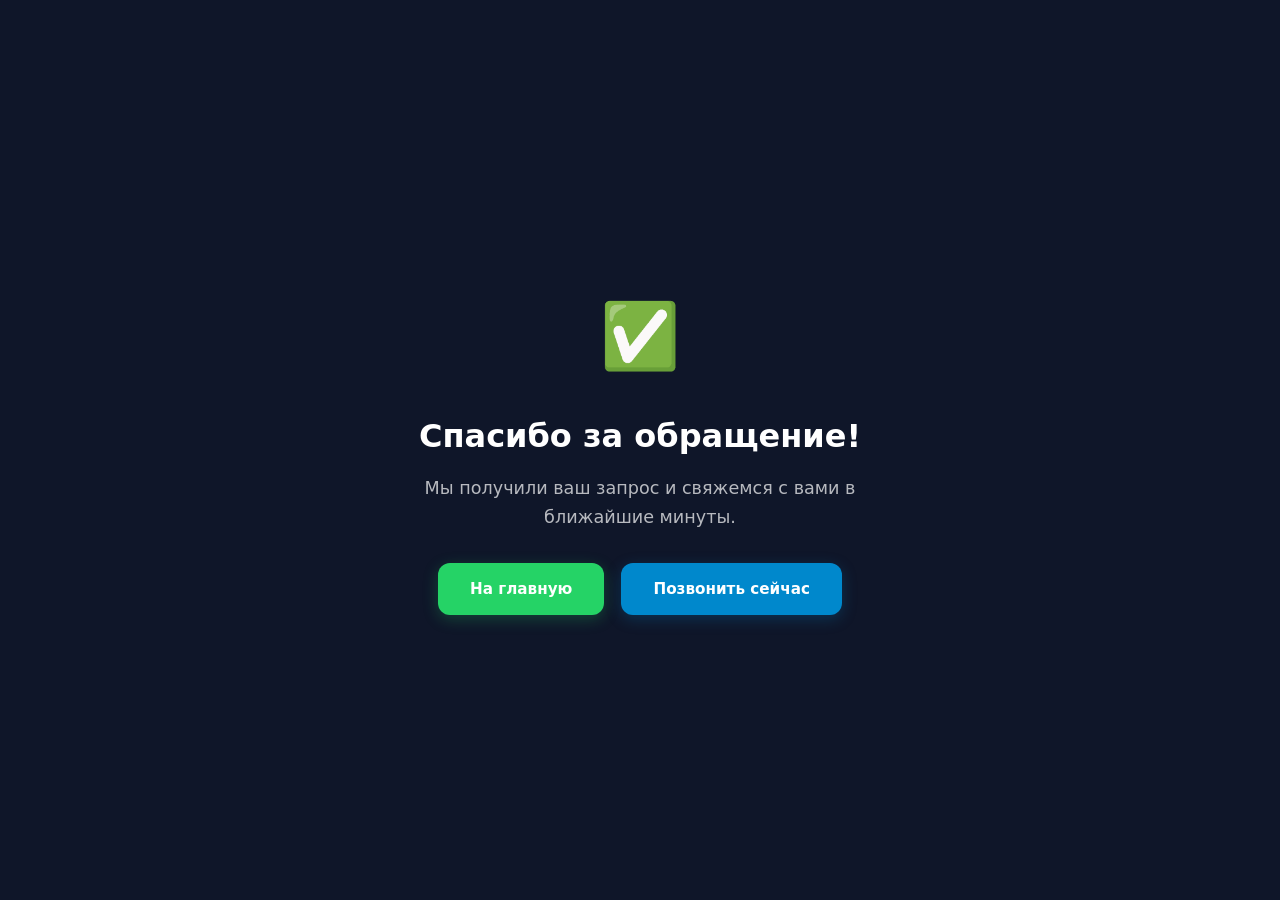
<file: docs/thanks.html>
<!DOCTYPE html>
<html lang="ru">
<head>
    <meta charset="UTF-8">
    <meta name="viewport" content="width=device-width, initial-scale=1.0">
    <title>Спасибо за обращение! | Эвакуатор Щёлково 24/7</title>
    <meta name="robots" content="noindex, nofollow">
    <link rel="stylesheet" href="css/style.css">
    <link rel="icon" type="image/svg+xml" href="data:image/svg+xml,<svg xmlns='http://www.w3.org/2000/svg' viewBox='0 0 100 100'><text y='.9em' font-size='90'>🚛</text></svg>">
</head>
<body>
    <div style="min-height:100vh;display:flex;align-items:center;justify-content:center;background:var(--primary);color:var(--text-white);text-align:center;padding:40px 20px;">
        <div>
            <div style="font-size:4rem;margin-bottom:24px;">✅</div>
            <h1 style="font-size:2rem;font-weight:900;margin-bottom:12px;">Спасибо за обращение!</h1>
            <p style="color:rgba(255,255,255,0.7);font-size:1.1rem;margin-bottom:32px;max-width:480px;">Мы получили ваш запрос и свяжемся с вами в ближайшие минуты.</p>
            <a href="/" class="btn btn--whatsapp" style="margin-right:12px;">На главную</a>
            <a href="tel:+79266662311" class="btn btn--telegram">Позвонить сейчас</a>
        </div>
    </div>
</body>
</html>
</file>
<file: site/css/style.css>
/* ===== RESET & BASE ===== */
*, *::before, *::after { box-sizing: border-box; margin: 0; padding: 0; }

:root {
    --primary: #0D1B2A;
    --primary-light: #1B3A5C;
    --primary-mid: #234E78;
    --accent: #FF6B00;
    --accent-hover: #E55D00;
    --accent-glow: rgba(255, 107, 0, 0.3);
    --whatsapp: #25D366;
    --whatsapp-hover: #1EBE5A;
    --telegram: #0088CC;
    --telegram-hover: #0077B5;
    --bg-light: #F4F7FA;
    --bg-white: #FFFFFF;
    --text-dark: #1A1A2E;
    --text-body: #4A5568;
    --text-light: #94A3B8;
    --text-white: #FFFFFF;
    --border: #E2E8F0;
    --radius: 12px;
    --radius-sm: 8px;
    --radius-lg: 20px;
    --shadow: 0 4px 24px rgba(0,0,0,0.08);
    --shadow-lg: 0 12px 40px rgba(0,0,0,0.15);
    --transition: 0.3s cubic-bezier(0.4, 0, 0.2, 1);
    --font: 'Segoe UI', system-ui, -apple-system, sans-serif;
}

html {
    scroll-behavior: smooth;
    scroll-padding-top: 80px;
}

body {
    font-family: var(--font);
    font-size: 16px;
    line-height: 1.6;
    color: var(--text-dark);
    background: var(--bg-white);
    -webkit-font-smoothing: antialiased;
    overflow-x: hidden;
    overflow-wrap: break-word;
    -webkit-tap-highlight-color: transparent;
}

img {
    max-width: 100%;
    height: auto;
    display: block;
}

a { text-decoration: none; color: inherit; }
ul { list-style: none; }

.container {
    width: 100%;
    max-width: 1200px;
    margin: 0 auto;
    padding: 0 20px;
}

.accent { color: var(--accent); }

.section-title {
    font-size: clamp(1.75rem, 4vw, 2.5rem);
    font-weight: 800;
    text-align: center;
    margin-bottom: 12px;
    color: var(--text-dark);
}

.section-title--light { color: var(--text-white); }

.section-subtitle {
    text-align: center;
    color: var(--text-body);
    font-size: 1.05rem;
    max-width: 600px;
    margin: 0 auto 48px;
}

.section-subtitle--light { color: rgba(255,255,255,0.7); }

/* ===== ANIMATIONS ===== */
@keyframes fadeIn {
    from { opacity: 0; }
    to { opacity: 1; }
}

@keyframes fadeInUp {
    from { opacity: 0; transform: translateY(30px); }
    to { opacity: 1; transform: translateY(0); }
}

@keyframes fadeInLeft {
    from { opacity: 0; transform: translateX(-30px); }
    to { opacity: 1; transform: translateX(0); }
}

@keyframes pulse {
    0%, 100% { transform: scale(1); }
    50% { transform: scale(1.05); }
}

@keyframes float {
    0%, 100% { transform: translateY(0); }
    50% { transform: translateY(-8px); }
}

@keyframes shimmer {
    0% { background-position: -200% 0; }
    100% { background-position: 200% 0; }
}

.animate-fade-in { animation: fadeIn 0.6s ease both; }
.animate-fade-in-up { animation: fadeInUp 0.7s ease both; }
.delay-1 { animation-delay: 0.15s; }
.delay-2 { animation-delay: 0.3s; }
.delay-3 { animation-delay: 0.45s; }

/* Scroll reveal */
.reveal {
    opacity: 0;
    transform: translateY(30px);
    transition: opacity 0.6s ease, transform 0.6s ease;
}

.reveal.visible {
    opacity: 1;
    transform: translateY(0);
}

/* Staggered children */
.reveal:nth-child(2) { transition-delay: 0.1s; }
.reveal:nth-child(3) { transition-delay: 0.2s; }
.reveal:nth-child(4) { transition-delay: 0.3s; }
.reveal:nth-child(5) { transition-delay: 0.35s; }
.reveal:nth-child(6) { transition-delay: 0.4s; }

/* ===== HEADER ===== */
.header {
    position: fixed;
    top: 0;
    left: 0;
    right: 0;
    z-index: 1000;
    background: rgba(13, 27, 42, 0.9);
    backdrop-filter: blur(12px);
    -webkit-backdrop-filter: blur(12px);
    border-bottom: 1px solid rgba(255,255,255,0.05);
    transition: var(--transition);
}

.header.scrolled {
    background: rgba(13, 27, 42, 0.97);
    box-shadow: 0 2px 20px rgba(0,0,0,0.3);
}

.header__inner {
    display: flex;
    align-items: center;
    justify-content: space-between;
    height: 70px;
    gap: 16px;
}

.header__logo {
    display: flex;
    align-items: center;
    gap: 8px;
    font-size: 1.15rem;
    font-weight: 700;
    color: var(--text-white);
    white-space: nowrap;
}

.header__logo-icon { font-size: 1.5rem; }

.header__nav {
    display: flex;
    gap: 24px;
}

.header__link {
    color: rgba(255,255,255,0.7);
    font-size: 0.9rem;
    font-weight: 500;
    transition: var(--transition);
    position: relative;
}

.header__link::after {
    content: '';
    position: absolute;
    bottom: -4px;
    left: 0;
    width: 0;
    height: 2px;
    background: var(--accent);
    transition: var(--transition);
}

.header__link:hover { color: var(--text-white); }
.header__link:hover::after { width: 100%; }

.header__phone {
    display: flex;
    align-items: center;
    gap: 6px;
    color: var(--text-white);
    font-weight: 700;
    font-size: 0.95rem;
    white-space: nowrap;
    transition: var(--transition);
}

.header__phone:hover { color: var(--accent); }

.header__burger {
    display: none;
    flex-direction: column;
    justify-content: center;
    gap: 5px;
    background: none;
    border: none;
    cursor: pointer;
    padding: 8px;
    z-index: 1001;
}

.header__burger span {
    width: 24px;
    height: 2px;
    background: var(--text-white);
    transition: var(--transition);
    border-radius: 2px;
}

.header__burger.active span:nth-child(1) { transform: rotate(45deg) translate(5px, 5px); }
.header__burger.active span:nth-child(2) { opacity: 0; }
.header__burger.active span:nth-child(3) { transform: rotate(-45deg) translate(5px, -5px); }

/* ===== HERO ===== */
.hero {
    position: relative;
    min-height: 100vh;
    display: flex;
    align-items: center;
    justify-content: center;
    background: url('../img/video_thumb_02.jpg') center/cover no-repeat;
    padding: 120px 0 80px;
}

.hero__overlay {
    position: absolute;
    inset: 0;
    background: linear-gradient(
        135deg,
        rgba(13, 27, 42, 0.92) 0%,
        rgba(13, 27, 42, 0.8) 50%,
        rgba(13, 27, 42, 0.88) 100%
    );
}

.hero__inner {
    position: relative;
    z-index: 1;
    text-align: center;
    color: var(--text-white);
}

.hero__badge {
    display: inline-block;
    background: rgba(255, 107, 0, 0.15);
    border: 1px solid rgba(255, 107, 0, 0.3);
    color: var(--accent);
    padding: 6px 20px;
    border-radius: 50px;
    font-size: 0.85rem;
    font-weight: 600;
    letter-spacing: 0.5px;
    margin-bottom: 24px;
}

.hero__title {
    font-size: clamp(2rem, 5.5vw, 3.5rem);
    font-weight: 900;
    line-height: 1.15;
    margin-bottom: 20px;
}

.hero__subtitle {
    font-size: clamp(1rem, 2.5vw, 1.2rem);
    color: rgba(255,255,255,0.75);
    max-width: 580px;
    margin: 0 auto 28px;
    line-height: 1.6;
}

.hero__price {
    display: inline-flex;
    align-items: baseline;
    gap: 6px;
    font-size: 1.1rem;
    font-weight: 600;
    color: rgba(255,255,255,0.85);
    margin-bottom: 32px;
    background: rgba(255, 107, 0, 0.12);
    border: 1px solid rgba(255, 107, 0, 0.25);
    padding: 10px 28px;
    border-radius: 50px;
    letter-spacing: 0.3px;
}

.hero__price-value {
    font-size: 1.8rem;
    font-weight: 900;
    color: var(--accent);
    line-height: 1;
}

.hero__buttons {
    display: flex;
    justify-content: center;
    gap: 16px;
    margin-bottom: 24px;
    flex-wrap: wrap;
}

.hero__phone {
    display: inline-flex;
    align-items: center;
    gap: 8px;
    color: rgba(255,255,255,0.8);
    font-size: 1.1rem;
    font-weight: 600;
    margin-bottom: 40px;
    transition: var(--transition);
}

.hero__phone:hover { color: var(--accent); }

.hero__trust {
    display: flex;
    justify-content: center;
    gap: 40px;
    flex-wrap: wrap;
}

.hero__trust-item {
    text-align: center;
}

.hero__trust-item strong {
    display: block;
    font-size: 1.3rem;
    font-weight: 800;
    color: var(--accent);
}

.hero__trust-item span {
    font-size: 0.8rem;
    color: rgba(255,255,255,0.5);
    text-transform: uppercase;
    letter-spacing: 1px;
}

/* ===== BUTTONS ===== */
.btn {
    display: inline-flex;
    align-items: center;
    gap: 10px;
    padding: 14px 32px;
    border-radius: var(--radius);
    font-size: 1rem;
    font-weight: 700;
    color: var(--text-white);
    cursor: pointer;
    border: none;
    transition: var(--transition);
    text-align: center;
    justify-content: center;
}

.btn--whatsapp {
    background: var(--whatsapp);
    box-shadow: 0 4px 15px rgba(37, 211, 102, 0.3);
}

.btn--whatsapp:hover {
    background: var(--whatsapp-hover);
    transform: translateY(-2px);
    box-shadow: 0 6px 20px rgba(37, 211, 102, 0.4);
}

.btn--telegram {
    background: var(--telegram);
    box-shadow: 0 4px 15px rgba(0, 136, 204, 0.3);
}

.btn--telegram:hover {
    background: var(--telegram-hover);
    transform: translateY(-2px);
    box-shadow: 0 6px 20px rgba(0, 136, 204, 0.4);
}

.btn--lg {
    padding: 18px 40px;
    font-size: 1.1rem;
    border-radius: var(--radius-lg);
}

/* ===== SERVICES ===== */
.services {
    padding: 80px 0;
    background: var(--bg-white);
}

.services__grid {
    display: grid;
    grid-template-columns: repeat(3, 1fr);
    gap: 24px;
}

.service-card {
    background: var(--bg-white);
    border: 1px solid var(--border);
    border-radius: var(--radius-lg);
    padding: 32px 24px;
    text-align: center;
    transition: var(--transition);
    position: relative;
    overflow: hidden;
}

.service-card::before {
    content: '';
    position: absolute;
    top: 0;
    left: 0;
    right: 0;
    height: 3px;
    background: linear-gradient(90deg, var(--accent), var(--telegram));
    transform: scaleX(0);
    transition: var(--transition);
}

.service-card:hover {
    transform: translateY(-4px);
    box-shadow: var(--shadow-lg);
    border-color: transparent;
}

.service-card:hover::before {
    transform: scaleX(1);
}

.service-card__icon {
    font-size: 2.5rem;
    margin-bottom: 16px;
}

.service-card__title {
    font-size: 1.1rem;
    font-weight: 700;
    margin-bottom: 8px;
    color: var(--text-dark);
}

.service-card__desc {
    font-size: 0.9rem;
    color: var(--text-body);
    margin-bottom: 16px;
    line-height: 1.5;
}

.service-card__price {
    font-size: 1rem;
    color: var(--text-light);
    margin-bottom: 20px;
}

.service-card__price span {
    font-size: 1.6rem;
    font-weight: 800;
    color: var(--accent);
}

.service-card__btn {
    display: inline-block;
    padding: 10px 28px;
    background: var(--primary);
    color: var(--text-white);
    border-radius: var(--radius);
    font-weight: 600;
    font-size: 0.9rem;
    transition: var(--transition);
}

.service-card__btn:hover {
    background: var(--accent);
}

/* ===== HOW IT WORKS ===== */
.how {
    padding: 80px 0;
    background: var(--bg-light);
}

.how__steps {
    display: flex;
    align-items: flex-start;
    justify-content: center;
    gap: 16px;
}

.how__step {
    flex: 1;
    max-width: 300px;
    text-align: center;
    padding: 32px 20px;
    background: var(--bg-white);
    border-radius: var(--radius-lg);
    box-shadow: var(--shadow);
    position: relative;
}

.how__step-num {
    position: absolute;
    top: -16px;
    left: 50%;
    transform: translateX(-50%);
    width: 36px;
    height: 36px;
    background: var(--accent);
    color: var(--text-white);
    border-radius: 50%;
    display: flex;
    align-items: center;
    justify-content: center;
    font-weight: 800;
    font-size: 0.95rem;
}

.how__step-icon {
    font-size: 2.5rem;
    margin: 16px 0;
}

.how__step h3 {
    font-size: 1.1rem;
    font-weight: 700;
    margin-bottom: 8px;
}

.how__step p {
    font-size: 0.9rem;
    color: var(--text-body);
    line-height: 1.5;
}

.how__step-arrow {
    display: flex;
    align-items: center;
    font-size: 2rem;
    color: var(--accent);
    font-weight: 700;
    margin-top: 60px;
}

/* ===== GALLERY ===== */
.gallery {
    padding: 80px 0;
    background: var(--primary);
}

.gallery__grid {
    display: grid;
    grid-template-columns: repeat(4, 1fr);
    gap: 16px;
}

.gallery__item {
    border-radius: var(--radius);
    overflow: hidden;
    position: relative;
    aspect-ratio: 4/3;
}

.gallery__item img {
    width: 100%;
    height: 100%;
    object-fit: cover;
    transition: transform 0.5s ease;
}

.gallery__item:hover img {
    transform: scale(1.08);
}

.gallery__item::after {
    content: '';
    position: absolute;
    inset: 0;
    background: linear-gradient(to top, rgba(0,0,0,0.3), transparent);
    opacity: 0;
    transition: var(--transition);
}

.gallery__item:hover::after {
    opacity: 1;
}

/* ===== REVIEWS ===== */
.reviews {
    padding: 80px 0;
    background: var(--bg-light);
}

.reviews__rating {
    text-align: center;
    margin-bottom: 48px;
}

.reviews__stars {
    font-size: 2rem;
    color: var(--accent);
    letter-spacing: 4px;
    margin-bottom: 8px;
}

.reviews__score {
    font-size: 2.5rem;
    font-weight: 900;
    color: var(--text-dark);
}

.reviews__score span {
    font-size: 1.2rem;
    color: var(--text-light);
    font-weight: 400;
}

.reviews__count {
    font-size: 0.9rem;
    color: var(--text-body);
    margin-top: 4px;
}

.reviews__grid {
    display: grid;
    grid-template-columns: repeat(2, 1fr);
    gap: 24px;
    margin-bottom: 32px;
}

.review-card {
    background: var(--bg-white);
    border-radius: var(--radius-lg);
    padding: 28px;
    box-shadow: var(--shadow);
    transition: var(--transition);
}

.review-card:hover {
    transform: translateY(-2px);
    box-shadow: var(--shadow-lg);
}

.review-card__header {
    display: flex;
    align-items: center;
    gap: 12px;
    margin-bottom: 16px;
}

.review-card__avatar {
    width: 44px;
    height: 44px;
    background: var(--primary-light);
    color: var(--text-white);
    border-radius: 50%;
    display: flex;
    align-items: center;
    justify-content: center;
    font-weight: 700;
    font-size: 1.1rem;
    flex-shrink: 0;
}

.review-card__name {
    font-weight: 700;
    font-size: 0.95rem;
}

.review-card__stars {
    color: var(--accent);
    font-size: 0.85rem;
    letter-spacing: 2px;
}

.review-card__text {
    font-size: 0.92rem;
    color: var(--text-body);
    line-height: 1.6;
    font-style: italic;
}

.reviews__all-link {
    display: block;
    text-align: center;
    color: var(--telegram);
    font-weight: 600;
    font-size: 0.95rem;
    transition: var(--transition);
}

.reviews__all-link:hover { color: var(--accent); }

/* ===== ADVANTAGES ===== */
.advantages {
    padding: 80px 0;
    background: var(--bg-white);
}

.advantages__grid {
    display: grid;
    grid-template-columns: repeat(3, 1fr);
    gap: 24px;
}

.advantage-card {
    text-align: center;
    padding: 36px 24px;
    border-radius: var(--radius-lg);
    transition: var(--transition);
}

.advantage-card:hover {
    background: var(--bg-light);
    transform: translateY(-4px);
}

.advantage-card__icon {
    font-size: 2.8rem;
    margin-bottom: 16px;
    display: inline-block;
    animation: float 3s ease-in-out infinite;
}

.advantage-card:nth-child(2) .advantage-card__icon { animation-delay: 0.5s; }
.advantage-card:nth-child(3) .advantage-card__icon { animation-delay: 1s; }
.advantage-card:nth-child(4) .advantage-card__icon { animation-delay: 0.3s; }
.advantage-card:nth-child(5) .advantage-card__icon { animation-delay: 0.8s; }
.advantage-card:nth-child(6) .advantage-card__icon { animation-delay: 1.3s; }

.advantage-card h3 {
    font-size: 1.1rem;
    font-weight: 700;
    margin-bottom: 8px;
}

.advantage-card p {
    font-size: 0.9rem;
    color: var(--text-body);
    line-height: 1.5;
}

/* ===== AREA ===== */
.area {
    padding: 80px 0;
    background: var(--bg-light);
}

.area__content {
    display: grid;
    grid-template-columns: 1fr 1.5fr;
    gap: 32px;
    align-items: start;
}

.area__item {
    display: flex;
    justify-content: space-between;
    align-items: center;
    padding: 16px 20px;
    background: var(--bg-white);
    border-radius: var(--radius-sm);
    margin-bottom: 8px;
    transition: var(--transition);
}

.area__item:hover {
    box-shadow: var(--shadow);
    transform: translateX(4px);
}

.area__city {
    font-weight: 600;
    font-size: 0.95rem;
}

.area__time {
    color: var(--accent);
    font-weight: 700;
    font-size: 0.9rem;
    white-space: nowrap;
}

.area__map {
    border-radius: var(--radius-lg);
    overflow: hidden;
    box-shadow: var(--shadow);
}

.area__map iframe {
    display: block;
    border-radius: var(--radius-lg);
}

/* ===== FAQ ===== */
.faq {
    padding: 80px 0;
    background: var(--bg-white);
}

.faq__list {
    max-width: 800px;
    margin: 0 auto;
}

.faq__item {
    border: 1px solid var(--border);
    border-radius: var(--radius);
    margin-bottom: 12px;
    overflow: hidden;
    transition: var(--transition);
}

.faq__item:hover {
    border-color: var(--primary-light);
}

.faq__item.active {
    border-color: var(--accent);
    box-shadow: 0 2px 12px rgba(255, 107, 0, 0.1);
}

.faq__question {
    width: 100%;
    display: flex;
    justify-content: space-between;
    align-items: center;
    padding: 20px 24px;
    background: none;
    border: none;
    cursor: pointer;
    font-size: 1rem;
    font-weight: 600;
    color: var(--text-dark);
    text-align: left;
    font-family: var(--font);
    transition: var(--transition);
}

.faq__question:hover { color: var(--accent); }

.faq__chevron {
    flex-shrink: 0;
    transition: transform 0.3s ease;
    color: var(--text-light);
}

.faq__item.active .faq__chevron {
    transform: rotate(180deg);
    color: var(--accent);
}

.faq__answer {
    max-height: 0;
    overflow: hidden;
    transition: max-height 0.4s ease, padding 0.3s ease;
}

.faq__item.active .faq__answer {
    max-height: 300px;
}

.faq__answer p {
    padding: 0 24px 20px;
    color: var(--text-body);
    font-size: 0.95rem;
    line-height: 1.6;
}

/* ===== CTA SECTION ===== */
.cta {
    padding: 80px 0;
    background: linear-gradient(135deg, var(--primary) 0%, var(--primary-light) 100%);
    text-align: center;
}

.cta__title {
    font-size: clamp(2rem, 5vw, 3rem);
    font-weight: 900;
    color: var(--text-white);
    margin-bottom: 12px;
}

.cta__subtitle {
    color: rgba(255,255,255,0.7);
    font-size: 1.1rem;
    margin-bottom: 36px;
}

.cta__buttons {
    display: flex;
    justify-content: center;
    gap: 20px;
    margin-bottom: 24px;
    flex-wrap: wrap;
}

.cta__phone {
    color: rgba(255,255,255,0.6);
    font-size: 1rem;
    transition: var(--transition);
}

.cta__phone:hover { color: var(--accent); }

/* ===== FOOTER ===== */
.footer {
    background: var(--primary);
    color: rgba(255,255,255,0.7);
    padding-top: 60px;
}

.footer__inner {
    display: grid;
    grid-template-columns: 1.5fr 1fr 1fr 1fr;
    gap: 40px;
    padding-bottom: 40px;
}

.footer__logo {
    font-size: 1.3rem;
    font-weight: 700;
    color: var(--text-white);
    margin-bottom: 12px;
}

.footer__desc {
    font-size: 0.9rem;
    line-height: 1.6;
}

.footer__col h4 {
    color: var(--text-white);
    font-size: 1rem;
    font-weight: 700;
    margin-bottom: 16px;
}

.footer__link {
    display: block;
    font-size: 0.9rem;
    margin-bottom: 10px;
    transition: var(--transition);
}

.footer__link:hover { color: var(--accent); }

.footer__bottom {
    border-top: 1px solid rgba(255,255,255,0.08);
    padding: 20px 0;
}

.footer__bottom p {
    text-align: center;
    font-size: 0.8rem;
    color: rgba(255,255,255,0.4);
}

/* ===== STICKY BAR ===== */
.sticky-bar {
    position: fixed;
    bottom: 0;
    left: 0;
    right: 0;
    z-index: 999;
    display: none;
    background: var(--primary);
    border-top: 1px solid rgba(255,255,255,0.1);
    padding: 8px 12px;
    gap: 8px;
    transform: translateY(100%);
    transition: transform 0.4s ease;
}

.sticky-bar.visible {
    transform: translateY(0);
}

.sticky-bar__btn {
    flex: 1;
    display: flex;
    align-items: center;
    justify-content: center;
    gap: 6px;
    padding: 12px 8px;
    border-radius: var(--radius-sm);
    color: var(--text-white);
    font-size: 0.8rem;
    font-weight: 600;
    transition: var(--transition);
}

.sticky-bar__btn--wa { background: var(--whatsapp); }
.sticky-bar__btn--call { background: var(--accent); }
.sticky-bar__btn--tg { background: var(--telegram); }

.sticky-bar__btn:active { transform: scale(0.96); }

/* ===== RESPONSIVE ===== */

/* Tablet */
@media (max-width: 1024px) {
    .services__grid { grid-template-columns: repeat(2, 1fr); }
    .gallery__grid { grid-template-columns: repeat(3, 1fr); }
    .advantages__grid { grid-template-columns: repeat(2, 1fr); }
    .area__content { grid-template-columns: 1fr; }
    .footer__inner { grid-template-columns: repeat(2, 1fr); gap: 32px; }
}

/* Mobile */
@media (max-width: 768px) {
    .header__nav { display: none; }

    .header__nav.active {
        display: flex;
        flex-direction: column;
        position: fixed;
        inset: 0;
        background: var(--primary);
        justify-content: center;
        align-items: center;
        gap: 32px;
        z-index: 999;
    }

    .header__nav.active .header__link {
        font-size: 1.3rem;
        color: var(--text-white);
    }

    .header__burger { display: flex; }
    .header__phone { display: none; }

    .hero { min-height: auto; padding: 110px 0 48px; }
    .hero__title { font-size: clamp(1.6rem, 6vw, 2.5rem); }
    .hero__subtitle { margin-bottom: 20px; }
    .hero__price { margin-bottom: 24px; }
    .hero__phone { margin-bottom: 28px; }

    .btn { padding: 12px 24px; font-size: 0.95rem; }
    .btn--lg { padding: 16px 32px; font-size: 1rem; }

    /* Reduce section padding on mobile */
    .services, .how, .gallery, .reviews, .advantages, .area, .faq, .cta {
        padding: 48px 0;
    }

    .services__grid { grid-template-columns: 1fr; }

    .how__steps { flex-direction: column; align-items: center; }
    .how__step-arrow { display: none; }
    .how__step { max-width: 100%; width: 100%; }

    .gallery__grid { grid-template-columns: repeat(2, 1fr); gap: 8px; }

    .reviews__grid { grid-template-columns: 1fr; }

    .advantages__grid { grid-template-columns: repeat(2, 1fr); gap: 12px; }
    .advantage-card { padding: 24px 16px; }
    .advantage-card__icon { font-size: 2.2rem; }
    .advantage-card h3 { font-size: 0.95rem; }
    .advantage-card p { font-size: 0.82rem; }

    .footer__inner { grid-template-columns: 1fr; gap: 32px; text-align: center; }

    .sticky-bar {
        display: flex;
        padding-bottom: calc(8px + env(safe-area-inset-bottom));
    }

    /* Padding bottom for sticky bar */
    .footer { padding-bottom: calc(72px + env(safe-area-inset-bottom)); }
}

/* Small mobile */
@media (max-width: 400px) {
    .hero__buttons { flex-direction: column; align-items: stretch; }
    .cta__buttons { flex-direction: column; align-items: center; }
    .cta__buttons .btn { width: 100%; max-width: 320px; }
    .hero__trust { gap: 20px; }
    .advantages__grid { grid-template-columns: 1fr; }
    .advantage-card { padding: 20px 16px; }
    .sticky-bar__btn span { font-size: 0.7rem; }
}

/* Focus styles (accessibility) */
:focus-visible {
    outline: 2px solid var(--accent);
    outline-offset: 2px;
    border-radius: 4px;
}

.btn:focus-visible {
    outline-offset: 4px;
    box-shadow: 0 0 0 4px var(--accent-glow);
}

/* Large phones (portrait) */
@media (max-width: 480px) {
    .services__grid { grid-template-columns: 1fr; }
    .gallery__grid { grid-template-columns: repeat(2, 1fr); gap: 6px; }
    .reviews__score { font-size: 2rem; }
    .section-title { margin-bottom: 8px; }
    .section-subtitle { margin-bottom: 32px; font-size: 0.95rem; }
}

/* Prefer reduced motion */
@media (prefers-reduced-motion: reduce) {
    *, *::before, *::after {
        animation-duration: 0.01ms !important;
        transition-duration: 0.01ms !important;
    }
    .reveal { opacity: 1; transform: none; }
    html { scroll-behavior: auto; }
}
</file>
<file: docs/css/style.css>
/* ===== RESET & BASE ===== */
*, *::before, *::after { box-sizing: border-box; margin: 0; padding: 0; }

:root {
    --primary: #0F1629;
    --primary-light: #1A2342;
    --primary-mid: #243056;
    --accent: #FF6B00;
    --accent-hover: #FF8533;
    --accent-glow: rgba(255, 107, 0, 0.25);
    --accent-soft: rgba(255, 107, 0, 0.08);
    --whatsapp: #25D366;
    --whatsapp-hover: #1EBE5A;
    --telegram: #0088CC;
    --telegram-hover: #0077B5;
    --bg-dark: #0B0F1E;
    --bg-section: #F7F8FC;
    --bg-white: #FFFFFF;
    --text-dark: #1A1D2E;
    --text-body: #5A6178;
    --text-light: #8B90A0;
    --text-white: #FFFFFF;
    --border: #E4E7F0;
    --border-light: rgba(255,255,255,0.08);
    --radius: 12px;
    --radius-sm: 8px;
    --radius-lg: 20px;
    --radius-xl: 28px;
    --shadow: 0 4px 24px rgba(15, 22, 41, 0.06);
    --shadow-md: 0 8px 32px rgba(15, 22, 41, 0.1);
    --shadow-lg: 0 16px 48px rgba(15, 22, 41, 0.14);
    --transition: 0.3s cubic-bezier(0.4, 0, 0.2, 1);
    --font: 'Inter', 'Segoe UI', system-ui, -apple-system, sans-serif;
}

html {
    scroll-behavior: smooth;
    scroll-padding-top: 80px;
}

body {
    font-family: var(--font);
    font-size: 16px;
    line-height: 1.6;
    color: var(--text-dark);
    background: var(--bg-white);
    -webkit-font-smoothing: antialiased;
    -moz-osx-font-smoothing: grayscale;
    overflow-x: hidden;
    overflow-wrap: break-word;
    -webkit-tap-highlight-color: transparent;
}

img { max-width: 100%; height: auto; display: block; }
a { text-decoration: none; color: inherit; }
ul { list-style: none; }

.container {
    width: 100%;
    max-width: 1200px;
    margin: 0 auto;
    padding: 0 24px;
}

.accent { color: var(--accent); }

/* ===== SECTION HEADERS ===== */
.section-header {
    text-align: center;
    margin-bottom: 56px;
}

.section-label {
    display: inline-block;
    font-size: 0.75rem;
    font-weight: 700;
    text-transform: uppercase;
    letter-spacing: 2px;
    color: var(--accent);
    margin-bottom: 12px;
    padding: 6px 16px;
    background: var(--accent-soft);
    border-radius: 50px;
}

.section-label--light {
    background: rgba(255, 107, 0, 0.15);
}

.section-title {
    font-size: clamp(1.75rem, 4vw, 2.5rem);
    font-weight: 800;
    text-align: center;
    margin-bottom: 16px;
    color: var(--text-dark);
    letter-spacing: -0.02em;
}

.section-title--light { color: var(--text-white); }

.section-subtitle {
    text-align: center;
    color: var(--text-body);
    font-size: 1.05rem;
    max-width: 600px;
    margin: 0 auto;
    line-height: 1.7;
}

.section-subtitle--light { color: rgba(255,255,255,0.6); }

/* ===== ANIMATIONS ===== */
@keyframes fadeIn {
    from { opacity: 0; }
    to { opacity: 1; }
}

@keyframes fadeInUp {
    from { opacity: 0; transform: translateY(30px); }
    to { opacity: 1; transform: translateY(0); }
}

@keyframes pulse-dot {
    0%, 100% { opacity: 1; transform: scale(1); }
    50% { opacity: 0.5; transform: scale(0.8); }
}

@keyframes shimmer {
    0% { background-position: -200% 0; }
    100% { background-position: 200% 0; }
}

@keyframes phone-ring {
    0%, 100% { transform: rotate(0deg); }
    10% { transform: rotate(-15deg); }
    20% { transform: rotate(15deg); }
    30% { transform: rotate(-10deg); }
    40% { transform: rotate(10deg); }
    50% { transform: rotate(0deg); }
}

@keyframes fingerprint-glow {
    0%, 100% { opacity: 1; filter: drop-shadow(0 0 2px rgba(255,107,0,0)); }
    50% { opacity: 0.4; filter: drop-shadow(0 0 8px rgba(255,107,0,0.6)); }
}

.animate-fade-in { animation: fadeIn 0.6s ease both; }
.animate-fade-in-up { animation: fadeInUp 0.7s ease both; }
.delay-1 { animation-delay: 0.15s; }
.delay-2 { animation-delay: 0.3s; }
.delay-3 { animation-delay: 0.5s; }

.reveal {
    opacity: 0;
    transform: translateY(24px);
    transition: opacity 0.7s ease, transform 0.7s ease;
}

.reveal.visible {
    opacity: 1;
    transform: translateY(0);
}

.reveal:nth-child(2) { transition-delay: 0.08s; }
.reveal:nth-child(3) { transition-delay: 0.16s; }
.reveal:nth-child(4) { transition-delay: 0.24s; }
.reveal:nth-child(5) { transition-delay: 0.32s; }
.reveal:nth-child(6) { transition-delay: 0.40s; }

/* ===== HEADER ===== */
.header {
    position: fixed;
    top: 0;
    left: 0;
    right: 0;
    z-index: 1000;
    background: rgba(15, 22, 41, 0.85);
    backdrop-filter: blur(20px);
    -webkit-backdrop-filter: blur(20px);
    border-bottom: 1px solid var(--border-light);
    transition: var(--transition);
}

.header.scrolled {
    background: rgba(15, 22, 41, 0.97);
    box-shadow: 0 4px 30px rgba(0,0,0,0.3);
}

.header__inner {
    display: flex;
    align-items: center;
    height: 68px;
    gap: 0;
}

.header__logo {
    display: flex;
    align-items: center;
    gap: 10px;
    font-size: 1.1rem;
    font-weight: 800;
    color: var(--text-white);
    white-space: nowrap;
    letter-spacing: -0.01em;
    margin-right: auto;
    flex-shrink: 0;
}

.header__logo-icon { font-size: 1.5rem; }

.header__nav {
    display: flex;
    align-items: center;
    gap: 24px;
    margin-right: 28px;
}

.header__link {
    color: rgba(255,255,255,0.6);
    font-size: 0.85rem;
    font-weight: 500;
    transition: var(--transition);
    position: relative;
    letter-spacing: 0.01em;
    white-space: nowrap;
    padding: 4px 0;
}

.header__link::after {
    content: '';
    position: absolute;
    bottom: 0;
    left: 0;
    width: 0;
    height: 2px;
    background: var(--accent);
    border-radius: 1px;
    transition: var(--transition);
}

.header__link:hover { color: var(--text-white); }
.header__link:hover::after { width: 100%; }

.header__actions {
    display: flex;
    align-items: center;
    gap: 6px;
    flex-shrink: 0;
}

.header__messengers {
    display: flex;
    align-items: center;
    gap: 4px;
}

.header__messenger {
    display: flex;
    align-items: center;
    justify-content: center;
    width: 34px;
    height: 34px;
    border-radius: 50%;
    background: rgba(255,255,255,0.07);
    color: rgba(255,255,255,0.6);
    transition: var(--transition);
}

.header__messenger:hover {
    background: var(--accent);
    color: var(--text-white);
    transform: scale(1.08);
}

.header__phone {
    display: flex;
    align-items: center;
    gap: 7px;
    color: var(--text-white);
    font-weight: 700;
    font-size: 0.9rem;
    white-space: nowrap;
    transition: var(--transition);
    padding: 7px 14px;
    margin-left: 6px;
    border-radius: var(--radius-sm);
    border: 1px solid rgba(255,255,255,0.1);
    background: rgba(255,255,255,0.04);
}

.header__phone:hover {
    color: var(--accent);
    border-color: rgba(255, 107, 0, 0.3);
    background: rgba(255, 107, 0, 0.08);
}

.header__burger {
    display: none;
    align-items: center;
    justify-content: center;
    background: none;
    border: none;
    cursor: pointer;
    padding: 4px;
    z-index: 1002;
    position: relative;
    color: rgba(255, 255, 255, 1);
    transition: var(--transition);
}

.header__burger:hover {
    color: var(--text-white);
}

.header__burger-icon {
    transition: var(--transition);
    animation: fingerprint-glow 2s ease-in-out infinite;
}

.header__burger-close {
    transition: var(--transition);
}

.header__burger-close {
    display: none;
}

.header__burger.active .header__burger-icon {
    display: none;
}

.header__burger.active .header__burger-close {
    display: block;
    color: var(--text-white);
}

/* ===== HERO ===== */
.hero {
    position: relative;
    min-height: 100vh;
    display: flex;
    align-items: center;
    background: var(--primary);
    padding: 120px 0 60px;
    overflow: hidden;
}

.hero__bg {
    position: absolute;
    inset: 0;
    background: url('../img/hero-bg.jpg') center/cover no-repeat;
    opacity: 0.25;
}

.hero__particles {
    position: absolute;
    inset: 0;
    background:
        radial-gradient(ellipse at 20% 50%, rgba(255, 107, 0, 0.08) 0%, transparent 60%),
        radial-gradient(ellipse at 80% 20%, rgba(0, 136, 204, 0.06) 0%, transparent 60%),
        radial-gradient(ellipse at 50% 80%, rgba(255, 107, 0, 0.04) 0%, transparent 50%);
}

.hero__inner {
    position: relative;
    z-index: 1;
    display: flex;
    flex-direction: column;
    align-items: center;
}

.hero__content {
    text-align: center;
    color: var(--text-white);
    max-width: 720px;
    margin-bottom: 60px;
}

.hero__badge {
    display: inline-flex;
    align-items: center;
    gap: 10px;
    background: rgba(255, 107, 0, 0.12);
    border: 1px solid rgba(255, 107, 0, 0.2);
    color: var(--accent);
    padding: 8px 22px;
    border-radius: 50px;
    font-size: 0.8rem;
    font-weight: 600;
    letter-spacing: 0.3px;
    margin-bottom: 28px;
}

.hero__badge-text {
    display: flex;
    align-items: center;
    gap: 6px;
}

.hero__badge-sep {
    opacity: 0.4;
}

.hero__badge-dot {
    width: 8px;
    height: 8px;
    background: #25D366;
    border-radius: 50%;
    animation: pulse-dot 2s ease-in-out infinite;
}

.hero__title {
    font-size: clamp(2.2rem, 5.5vw, 3.8rem);
    font-weight: 900;
    line-height: 1.1;
    margin-bottom: 20px;
    letter-spacing: -0.03em;
}

.hero__subtitle {
    font-size: clamp(1rem, 2.5vw, 1.15rem);
    color: rgba(255,255,255,0.6);
    max-width: 560px;
    margin: 0 auto 36px;
    line-height: 1.7;
}

.hero__cta-group {
    display: flex;
    flex-direction: column;
    align-items: center;
    gap: 16px;
}

.hero__messengers {
    display: flex;
    gap: 12px;
}

.hero__stats {
    display: flex;
    align-items: center;
    gap: 0;
    background: rgba(255,255,255,0.04);
    border: 1px solid rgba(255,255,255,0.08);
    border-radius: var(--radius-xl);
    padding: 24px 8px;
    backdrop-filter: blur(10px);
    width: 100%;
    max-width: 800px;
}

.hero__stat {
    flex: 1;
    text-align: center;
    padding: 0 16px;
}

.hero__stat-value {
    font-size: 1.8rem;
    font-weight: 900;
    color: var(--text-white);
    line-height: 1;
    margin-bottom: 6px;
    letter-spacing: -0.02em;
}

.hero__stat-value span {
    font-size: 0.9rem;
    font-weight: 600;
    color: var(--accent);
    margin-left: 2px;
}

.hero__stat-label {
    font-size: 0.75rem;
    color: rgba(255,255,255,0.45);
    text-transform: uppercase;
    letter-spacing: 0.5px;
    font-weight: 500;
}

.hero__stat-divider {
    width: 1px;
    height: 40px;
    background: rgba(255,255,255,0.1);
    flex-shrink: 0;
}

/* ===== BUTTONS ===== */
.btn {
    display: inline-flex;
    align-items: center;
    gap: 10px;
    padding: 14px 32px;
    border-radius: var(--radius);
    font-size: 0.95rem;
    font-weight: 700;
    color: var(--text-white);
    cursor: pointer;
    border: none;
    transition: var(--transition);
    text-align: center;
    justify-content: center;
    font-family: var(--font);
}

.btn--accent {
    background: var(--accent);
    box-shadow: 0 4px 20px rgba(255, 107, 0, 0.35);
}

.btn--accent svg {
    animation: phone-ring 2s ease-in-out infinite;
    transform-origin: center;
}

.btn--accent:hover {
    background: var(--accent-hover);
    transform: translateY(-2px);
    box-shadow: 0 8px 30px rgba(255, 107, 0, 0.45);
}

.btn--whatsapp {
    background: var(--whatsapp);
    box-shadow: 0 4px 15px rgba(37, 211, 102, 0.25);
}

.btn--whatsapp:hover {
    background: var(--whatsapp-hover);
    transform: translateY(-2px);
    box-shadow: 0 8px 25px rgba(37, 211, 102, 0.35);
}

.btn--telegram {
    background: var(--telegram);
    box-shadow: 0 4px 15px rgba(0, 136, 204, 0.25);
}

.btn--telegram:hover {
    background: var(--telegram-hover);
    transform: translateY(-2px);
    box-shadow: 0 8px 25px rgba(0, 136, 204, 0.35);
}

.btn--lg {
    padding: 18px 40px;
    font-size: 1.05rem;
    border-radius: var(--radius-lg);
}

/* ===== SERVICES ===== */
.services {
    padding: 100px 0;
    background: var(--bg-white);
}

.services__grid {
    display: grid;
    grid-template-columns: repeat(3, 1fr);
    gap: 24px;
}

.service-card {
    background: var(--bg-white);
    border: 1px solid var(--border);
    border-radius: var(--radius-lg);
    padding: 36px 28px;
    text-align: center;
    transition: var(--transition);
    position: relative;
    overflow: hidden;
}

.service-card::before {
    content: '';
    position: absolute;
    top: 0;
    left: 0;
    right: 0;
    height: 3px;
    background: linear-gradient(90deg, var(--accent), var(--telegram));
    transform: scaleX(0);
    transition: var(--transition);
    transform-origin: left;
}

.service-card:hover {
    transform: translateY(-6px);
    box-shadow: var(--shadow-lg);
    border-color: transparent;
}

.service-card:hover::before {
    transform: scaleX(1);
}

.service-card__icon-wrap {
    display: inline-flex;
    align-items: center;
    justify-content: center;
    width: 64px;
    height: 64px;
    border-radius: 16px;
    background: var(--accent-soft);
    color: var(--accent);
    margin-bottom: 20px;
    transition: var(--transition);
}

.service-card:hover .service-card__icon-wrap {
    background: var(--accent);
    color: var(--text-white);
    transform: scale(1.05);
}

.service-card__title {
    font-size: 1.1rem;
    font-weight: 700;
    margin-bottom: 10px;
    color: var(--text-dark);
}

.service-card__desc {
    font-size: 0.9rem;
    color: var(--text-body);
    margin-bottom: 20px;
    line-height: 1.6;
}

.service-card__price {
    font-size: 0.95rem;
    color: var(--text-light);
    margin-bottom: 24px;
}

.service-card__price span {
    font-size: 1.8rem;
    font-weight: 800;
    color: var(--accent);
}

.service-card__btn {
    display: inline-block;
    padding: 12px 32px;
    background: var(--primary);
    color: var(--text-white);
    border-radius: var(--radius);
    font-weight: 600;
    font-size: 0.9rem;
    transition: var(--transition);
}

.service-card__btn:hover {
    background: var(--accent);
    transform: translateY(-1px);
}

/* ===== HOW IT WORKS ===== */
.how {
    padding: 100px 0;
    background: var(--primary);
    position: relative;
    overflow: hidden;
}

.how::before {
    content: '';
    position: absolute;
    inset: 0;
    background:
        radial-gradient(ellipse at 0% 50%, rgba(255, 107, 0, 0.06) 0%, transparent 50%),
        radial-gradient(ellipse at 100% 50%, rgba(0, 136, 204, 0.04) 0%, transparent 50%);
}

.how__steps {
    display: flex;
    align-items: flex-start;
    justify-content: center;
    gap: 0;
    position: relative;
    z-index: 1;
}

.how__step {
    flex: 1;
    max-width: 320px;
    text-align: center;
    padding: 40px 24px;
    position: relative;
}

.how__step-num {
    font-size: 3rem;
    font-weight: 900;
    color: rgba(255, 107, 0, 0.15);
    line-height: 1;
    margin-bottom: 16px;
    letter-spacing: -0.03em;
}

.how__step-icon {
    display: inline-flex;
    align-items: center;
    justify-content: center;
    width: 72px;
    height: 72px;
    border-radius: 20px;
    background: rgba(255, 107, 0, 0.1);
    color: var(--accent);
    margin-bottom: 20px;
    transition: var(--transition);
}

.how__step:hover .how__step-icon {
    background: var(--accent);
    color: var(--text-white);
    transform: scale(1.08);
}

.how__step h3 {
    font-size: 1.15rem;
    font-weight: 700;
    margin-bottom: 10px;
    color: var(--text-white);
}

.how__step p {
    font-size: 0.9rem;
    color: rgba(255,255,255,0.5);
    line-height: 1.6;
}

.how__step-connector {
    width: 60px;
    height: 2px;
    background: linear-gradient(90deg, transparent, rgba(255, 107, 0, 0.3), transparent);
    margin-top: 120px;
    flex-shrink: 0;
}

/* ===== REASONS (WHY US) ===== */
.reasons {
    padding: 100px 0;
    background: var(--bg-section);
}

.reasons__grid {
    display: grid;
    grid-template-columns: repeat(3, 1fr);
    gap: 24px;
}

.reason-card {
    background: var(--bg-white);
    border-radius: var(--radius-lg);
    padding: 36px 28px;
    text-align: center;
    border: 1px solid var(--border);
    transition: var(--transition);
}

.reason-card:hover {
    transform: translateY(-4px);
    box-shadow: var(--shadow-md);
    border-color: transparent;
}

.reason-card__icon {
    display: inline-flex;
    align-items: center;
    justify-content: center;
    width: 56px;
    height: 56px;
    border-radius: 14px;
    background: var(--accent-soft);
    color: var(--accent);
    margin-bottom: 20px;
    transition: var(--transition);
}

.reason-card:hover .reason-card__icon {
    background: var(--accent);
    color: var(--text-white);
}

.reason-card h3 {
    font-size: 1.05rem;
    font-weight: 700;
    margin-bottom: 10px;
    color: var(--text-dark);
}

.reason-card p {
    font-size: 0.9rem;
    color: var(--text-body);
    line-height: 1.6;
}

/* ===== GALLERY ===== */
.gallery {
    padding: 100px 0;
    background: var(--primary);
    position: relative;
}

.gallery::before {
    content: '';
    position: absolute;
    inset: 0;
    background: radial-gradient(ellipse at 50% 0%, rgba(255, 107, 0, 0.05) 0%, transparent 60%);
}

.gallery .container { position: relative; z-index: 1; }

.gallery__grid {
    display: grid;
    grid-template-columns: repeat(4, 1fr);
    gap: 12px;
}

.gallery__item {
    border-radius: var(--radius);
    overflow: hidden;
    position: relative;
    aspect-ratio: 4/3;
}

.gallery__item img {
    width: 100%;
    height: 100%;
    object-fit: cover;
    transition: transform 0.6s ease;
}

.gallery__item:hover img {
    transform: scale(1.1);
}

.gallery__item::after {
    content: '';
    position: absolute;
    inset: 0;
    background: linear-gradient(to top, rgba(15, 22, 41, 0.5), transparent 60%);
    opacity: 0;
    transition: var(--transition);
}

.gallery__item:hover::after {
    opacity: 1;
}

/* ===== REVIEWS ===== */
.reviews {
    padding: 80px 0 60px;
    background: var(--bg-section);
}

.reviews .section-header {
    margin-bottom: 32px;
}

.reviews__platforms {
    display: flex;
    justify-content: center;
    gap: 20px;
    margin-bottom: 48px;
}

.reviews__platform {
    display: flex;
    flex-direction: column;
    align-items: center;
    gap: 8px;
    padding: 20px 40px;
    background: var(--bg-white);
    border-radius: var(--radius-lg);
    border: 1px solid var(--border);
    transition: var(--transition);
}

.reviews__platform:hover {
    box-shadow: var(--shadow-md);
    border-color: transparent;
    transform: translateY(-2px);
}

.reviews__platform-name {
    font-size: 0.85rem;
    font-weight: 600;
    color: var(--text-body);
    text-transform: uppercase;
    letter-spacing: 0.5px;
}

.reviews__platform-rating {
    display: flex;
    align-items: center;
    gap: 8px;
}

.reviews__platform-score {
    font-size: 2rem;
    font-weight: 900;
    color: var(--text-dark);
}

.reviews__platform-stars {
    color: var(--accent);
    font-size: 1.1rem;
    letter-spacing: 2px;
}

.reviews__platform-count {
    font-size: 0.82rem;
    color: var(--text-light);
}

/* Reviews Carousel */
.reviews__carousel {
    position: relative;
    overflow: hidden;
    margin-bottom: 32px;
}

.reviews__track {
    display: flex;
    gap: 24px;
    transition: transform 0.5s cubic-bezier(0.4, 0, 0.2, 1);
}

.review-card {
    background: var(--bg-white);
    border-radius: var(--radius-lg);
    padding: 32px;
    border: 1px solid var(--border);
    min-width: calc(50% - 12px);
    flex-shrink: 0;
    transition: var(--transition);
}

.review-card:hover {
    box-shadow: var(--shadow-md);
    border-color: transparent;
}

.review-card__header {
    display: flex;
    align-items: center;
    gap: 14px;
    margin-bottom: 18px;
}

.review-card__avatar {
    width: 48px;
    height: 48px;
    background: linear-gradient(135deg, var(--primary), var(--primary-mid));
    color: var(--text-white);
    border-radius: 14px;
    display: flex;
    align-items: center;
    justify-content: center;
    font-weight: 700;
    font-size: 1.1rem;
    flex-shrink: 0;
}

.review-card__name {
    font-weight: 700;
    font-size: 0.95rem;
    color: var(--text-dark);
}

.review-card__stars {
    color: var(--accent);
    font-size: 0.85rem;
    letter-spacing: 2px;
    margin-top: 2px;
}

.review-card__text {
    font-size: 0.92rem;
    color: var(--text-body);
    line-height: 1.7;
}

.reviews__nav {
    display: flex;
    align-items: center;
    justify-content: center;
    gap: 16px;
    margin-top: 28px;
}

.reviews__nav-btn {
    display: flex;
    align-items: center;
    justify-content: center;
    width: 44px;
    height: 44px;
    border-radius: 50%;
    border: 1px solid var(--border);
    background: var(--bg-white);
    color: var(--text-dark);
    cursor: pointer;
    transition: var(--transition);
}

.reviews__nav-btn:hover {
    background: var(--accent);
    color: var(--text-white);
    border-color: var(--accent);
}

.reviews__dots {
    display: flex;
    gap: 8px;
}

.reviews__dot {
    width: 10px;
    height: 10px;
    border-radius: 50%;
    background: var(--border);
    cursor: pointer;
    transition: var(--transition);
}

.reviews__dot.active {
    background: var(--accent);
    width: 28px;
    border-radius: 5px;
}

.reviews__yandex-badge {
    display: flex;
    justify-content: center;
    align-items: center;
    margin-bottom: 24px;
    min-height: 70px;
}

.reviews__yandex-badge iframe {
    border: none;
}

.reviews__all-link {
    display: flex;
    align-items: center;
    justify-content: center;
    gap: 8px;
    color: var(--accent);
    font-weight: 600;
    font-size: 0.95rem;
    transition: var(--transition);
}

.reviews__all-link:hover {
    gap: 12px;
    color: var(--accent-hover);
}

/* ===== AREA ===== */
.area {
    padding: 100px 0;
    background: var(--bg-white);
}

.area__content {
    display: grid;
    grid-template-columns: 1fr 1.5fr;
    gap: 32px;
    align-items: start;
}

.area__item {
    display: flex;
    justify-content: space-between;
    align-items: center;
    padding: 18px 20px;
    background: var(--bg-section);
    border-radius: var(--radius);
    margin-bottom: 8px;
    transition: var(--transition);
    border: 1px solid transparent;
}

.area__item:hover {
    border-color: var(--accent);
    box-shadow: var(--shadow);
    transform: translateX(4px);
    background: var(--bg-white);
}

.area__city {
    font-weight: 600;
    font-size: 0.95rem;
    display: flex;
    align-items: center;
    gap: 10px;
    color: var(--text-dark);
}

.area__time {
    color: var(--accent);
    font-weight: 700;
    font-size: 0.9rem;
    white-space: nowrap;
}

.area__map {
    border-radius: var(--radius-lg);
    overflow: hidden;
    box-shadow: var(--shadow-md);
    border: 1px solid var(--border);
}

.area__map iframe {
    display: block;
    border-radius: var(--radius-lg);
}

/* ===== FAQ ===== */
.faq {
    padding: 100px 0;
    background: var(--bg-section);
}

.faq__list {
    max-width: 800px;
    margin: 0 auto;
}

.faq__item {
    background: var(--bg-white);
    border: 1px solid var(--border);
    border-radius: var(--radius-lg);
    margin-bottom: 12px;
    overflow: hidden;
    transition: var(--transition);
}

.faq__item:hover {
    border-color: var(--primary-light);
}

.faq__item.active {
    border-color: var(--accent);
    box-shadow: 0 4px 20px rgba(255, 107, 0, 0.08);
}

.faq__question {
    width: 100%;
    display: flex;
    justify-content: space-between;
    align-items: center;
    padding: 22px 28px;
    background: none;
    border: none;
    cursor: pointer;
    font-size: 1rem;
    font-weight: 600;
    color: var(--text-dark);
    text-align: left;
    font-family: var(--font);
    transition: var(--transition);
}

.faq__question:hover { color: var(--accent); }

.faq__chevron {
    flex-shrink: 0;
    transition: transform 0.3s ease;
    color: var(--text-light);
}

.faq__item.active .faq__chevron {
    transform: rotate(180deg);
    color: var(--accent);
}

.faq__answer {
    max-height: 0;
    overflow: hidden;
    transition: max-height 0.4s ease;
}

.faq__item.active .faq__answer {
    max-height: 300px;
}

.faq__answer p {
    padding: 0 28px 24px;
    color: var(--text-body);
    font-size: 0.95rem;
    line-height: 1.7;
}

/* ===== CTA SECTION ===== */
.cta {
    padding: 100px 0;
    background: linear-gradient(135deg, var(--primary) 0%, var(--primary-light) 50%, var(--primary) 100%);
    text-align: center;
    position: relative;
    overflow: hidden;
}

.cta::before {
    content: '';
    position: absolute;
    inset: 0;
    background: radial-gradient(ellipse at 50% 50%, rgba(255, 107, 0, 0.08) 0%, transparent 60%);
}

.cta__inner { position: relative; z-index: 1; }

.cta__title {
    font-size: clamp(2rem, 5vw, 3rem);
    font-weight: 900;
    color: var(--text-white);
    margin-bottom: 12px;
    letter-spacing: -0.02em;
}

.cta__subtitle {
    color: rgba(255,255,255,0.6);
    font-size: 1.1rem;
    margin-bottom: 40px;
}

.cta__buttons {
    display: flex;
    justify-content: center;
    gap: 16px;
    margin-bottom: 24px;
    flex-wrap: wrap;
}

.cta__phone {
    color: rgba(255,255,255,0.5);
    font-size: 1rem;
    transition: var(--transition);
}

.cta__phone:hover { color: var(--accent); }

/* ===== FOOTER ===== */
.footer {
    background: var(--bg-dark);
    color: rgba(255,255,255,0.6);
    padding-top: 64px;
}

.footer__inner {
    display: grid;
    grid-template-columns: 1.5fr 1fr 1fr 1fr;
    gap: 40px;
    padding-bottom: 48px;
    align-items: start;
}

.footer__logo {
    font-size: 1.3rem;
    font-weight: 800;
    color: var(--text-white);
    margin-bottom: 14px;
}

.footer__desc {
    font-size: 0.9rem;
    line-height: 1.7;
    margin-bottom: 20px;
}

.footer__socials {
    display: flex;
    gap: 10px;
}

.footer__social {
    display: flex;
    align-items: center;
    justify-content: center;
    width: 40px;
    height: 40px;
    border-radius: 12px;
    background: rgba(255,255,255,0.06);
    color: rgba(255,255,255,0.6);
    transition: var(--transition);
}

.footer__social:hover {
    background: var(--accent);
    color: var(--text-white);
    transform: scale(1.1);
}

.footer__col h4 {
    color: var(--text-white);
    font-size: 0.9rem;
    font-weight: 700;
    margin-bottom: 20px;
    text-transform: uppercase;
    letter-spacing: 1px;
}

.footer__link {
    display: block;
    font-size: 0.9rem;
    margin-bottom: 12px;
    transition: var(--transition);
}

.footer__link:hover {
    color: var(--accent);
    transform: translateX(4px);
}

/* Footer QR Code */
.footer__qr-section {
    display: flex;
    justify-content: center;
    padding: 32px 0 0;
    border-top: 1px solid rgba(255,255,255,0.06);
    margin-top: 8px;
}

.footer__qr {
    display: flex;
    flex-direction: column;
    align-items: center;
    gap: 12px;
}

.footer__qr-frame {
    padding: 10px;
    background: #FFFFFF;
    border-radius: var(--radius);
    box-shadow: 0 4px 24px rgba(0,0,0,0.25);
    line-height: 0;
}

.footer__qr-frame canvas {
    width: 120px;
    height: 120px;
    display: block;
    border-radius: 4px;
}

.footer__qr-label {
    font-size: 0.78rem;
    color: rgba(255,255,255,0.4);
    text-align: center;
    line-height: 1.4;
}

.footer__bottom {
    border-top: 1px solid rgba(255,255,255,0.06);
    padding: 20px 0;
}

.footer__bottom p {
    text-align: center;
    font-size: 0.8rem;
    color: rgba(255,255,255,0.3);
}

/* ===== STICKY BAR ===== */
.sticky-bar {
    position: fixed;
    bottom: 0;
    left: 0;
    right: 0;
    z-index: 999;
    display: none;
    background: rgba(15, 22, 41, 0.77);
    backdrop-filter: blur(12px);
    -webkit-backdrop-filter: blur(12px);
    border-top: 1px solid var(--border-light);
    padding: 8px 12px;
    gap: 8px;
    transform: translateY(100%);
    transition: transform 0.4s ease;
}

.sticky-bar.visible {
    transform: translateY(0);
}

.sticky-bar__btn {
    flex: 1;
    display: flex;
    align-items: center;
    justify-content: center;
    gap: 6px;
    padding: 12px 8px;
    border-radius: var(--radius-sm);
    color: var(--text-white);
    font-size: 0.8rem;
    font-weight: 600;
    transition: var(--transition);
}

.sticky-bar__btn--wa { background: rgba(37, 211, 102, 0.77); }
.sticky-bar__btn--call { background: rgba(255, 107, 0, 0.77); }
.sticky-bar__btn--tg { background: rgba(0, 136, 204, 0.77); }

.sticky-bar__btn:active { transform: scale(0.96); }

/* ===== RESPONSIVE ===== */

/* Large desktop (1440+) */
@media (min-width: 1440px) {
    .container { max-width: 1320px; }
    .hero__title { font-size: 4rem; }
    .hero__stats { max-width: 900px; }
    .hero__stat-value { font-size: 2rem; }
}

/* Laptop / small desktop (1024-1279) */
@media (max-width: 1279px) {
    .header__nav { gap: 16px; margin-right: 20px; }
    .header__link { font-size: 0.8rem; }
    .header__phone { font-size: 0.85rem; padding: 6px 12px; }
    .header__messenger { width: 32px; height: 32px; }
    .header__messenger svg { width: 17px; height: 17px; }
    .footer__inner { gap: 32px; }
}

/* Tablet landscape (1024) */
@media (max-width: 1024px) {
    .services__grid { grid-template-columns: repeat(2, 1fr); }
    .gallery__grid { grid-template-columns: repeat(3, 1fr); }
    .reasons__grid { grid-template-columns: repeat(2, 1fr); }
    .area__content { grid-template-columns: 1fr; }
    .footer__inner { grid-template-columns: repeat(2, 1fr); gap: 32px; }
    .footer__qr-frame canvas { width: 100px; height: 100px; }
    .review-card { min-width: 100%; }
    .hero__stats { max-width: 100%; }

    .header__nav { gap: 12px; margin-right: 16px; }
    .header__link { font-size: 0.78rem; }
    .header__phone { font-size: 0.82rem; padding: 6px 10px; }
    .header__phone svg { width: 15px; height: 15px; }
    .header__messenger { width: 30px; height: 30px; }
    .header__messenger svg { width: 16px; height: 16px; }

    .hero__content { max-width: 600px; }
    .hero__stat-value { font-size: 1.6rem; }
    .hero__stat-label { font-size: 0.7rem; }
}

/* Tablet portrait (768-1023) */
@media (max-width: 900px) {
    .header__nav { display: none; }
    .header__burger { display: flex; }
    .header__messengers { display: none; }

    .services__grid { grid-template-columns: repeat(2, 1fr); }
    .reasons__grid { grid-template-columns: repeat(2, 1fr); }
}

/* Mobile menu overlay — shared for all mobile sizes */
.header__nav.active {
    display: flex !important;
    flex-direction: column;
    position: fixed;
    top: 0;
    left: 0;
    right: 0;
    bottom: 0;
    width: 100vw;
    height: 100vh;
    height: 100dvh;
    background: rgba(15, 22, 41, 0.88);
    backdrop-filter: blur(20px);
    -webkit-backdrop-filter: blur(20px);
    justify-content: center;
    align-items: center;
    gap: 20px;
    z-index: 1000;
    padding: 80px 24px 60px;
    overflow-y: auto;
}

.header__nav.active .header__link {
    font-size: 1.5rem;
    font-weight: 600;
    color: var(--text-white);
    opacity: 0.85;
    padding: 8px 0;
    transition: var(--transition);
}

.header__nav.active .header__link:hover,
.header__nav.active .header__link:active {
    opacity: 1;
    color: var(--accent);
}

.header__nav.active .header__link::after {
    display: none;
}

/* Mobile (768) */
@media (max-width: 768px) {
    .container { padding: 0 16px; }

    .header__inner { height: 60px; }
    .header__actions { display: none; }
    .header__burger { display: flex; }
    .header__nav { display: none; }
    .header__logo-icon { font-size: 1.3rem; }
    .header__logo-text { font-size: 1rem; }

    html { scroll-padding-top: 60px; }

    /* Hero mobile */
    .hero {
        min-height: auto;
        padding: 100px 0 40px;
    }

    .hero__title {
        font-size: clamp(1.7rem, 7vw, 2.6rem);
    }

    .hero__subtitle {
        font-size: 0.95rem;
        margin-bottom: 28px;
    }

    .hero__content {
        margin-bottom: 32px;
    }

    .hero__badge {
        font-size: 0.75rem;
        padding: 10px 18px;
        margin-bottom: 20px;
        border-radius: var(--radius);
        align-items: center;
    }

    .hero__badge-dot {
        align-self: center;
        flex-shrink: 0;
    }

    .hero__badge-text {
        flex-direction: column;
        align-items: flex-start;
        gap: 2px;
    }

    .hero__badge-sep {
        display: none;
    }

    .hero__cta-group .btn--lg {
        width: 100%;
        padding: 16px 28px;
    }

    .hero__messengers {
        flex-direction: column;
        width: 100%;
    }

    .hero__messengers .btn {
        width: 100%;
    }

    .hero__stats {
        flex-wrap: wrap;
        border-radius: var(--radius-lg);
        padding: 12px 8px;
        gap: 0;
    }

    .hero__stat {
        flex: 0 0 50%;
        padding: 12px 6px;
    }

    .hero__stat-divider { display: none; }
    .hero__stat-value { font-size: 1.4rem; }
    .hero__stat-label { font-size: 0.68rem; letter-spacing: 0.3px; }

    /* Buttons mobile */
    .btn { padding: 12px 24px; font-size: 0.9rem; }
    .btn--lg { padding: 15px 28px; font-size: 0.95rem; }

    /* Sections padding mobile */
    .services, .how, .gallery, .reviews, .reasons, .area, .faq, .cta {
        padding: 56px 0;
    }

    .section-header { margin-bottom: 36px; }
    .section-title { font-size: clamp(1.5rem, 5vw, 2rem); margin-bottom: 12px; }
    .section-subtitle { font-size: 0.92rem; }
    .section-label { font-size: 0.7rem; padding: 5px 14px; }

    /* Services mobile */
    .services__grid { grid-template-columns: 1fr; gap: 16px; }
    .service-card { padding: 28px 20px; }
    .service-card__icon-wrap { width: 56px; height: 56px; border-radius: 14px; }
    .service-card__price span { font-size: 1.5rem; }

    /* How mobile */
    .how__steps { flex-direction: column; align-items: center; gap: 0; }
    .how__step-connector { display: none; }
    .how__step { max-width: 100%; width: 100%; padding: 24px 16px; }
    .how__step-num { font-size: 2.2rem; margin-bottom: 12px; }
    .how__step-icon { width: 60px; height: 60px; border-radius: 16px; }

    /* Gallery mobile */
    .gallery__grid { grid-template-columns: repeat(2, 1fr); gap: 8px; }
    .gallery__item { border-radius: var(--radius-sm); }

    /* Reasons mobile */
    .reasons__grid { grid-template-columns: repeat(2, 1fr); gap: 12px; }
    .reason-card { padding: 24px 16px; }
    .reason-card__icon { width: 48px; height: 48px; border-radius: 12px; margin-bottom: 14px; }
    .reason-card h3 { font-size: 0.95rem; }
    .reason-card p { font-size: 0.82rem; }

    /* Reviews mobile */
    .review-card { min-width: 100%; padding: 24px 18px; }
    .review-card__avatar { width: 42px; height: 42px; border-radius: 12px; font-size: 1rem; }
    .review-card__text { font-size: 0.88rem; }
    .reviews__platform { padding: 16px 28px; }
    .reviews__platform-score { font-size: 1.6rem; }
    .reviews__nav-btn { width: 40px; height: 40px; }

    /* Area mobile */
    .area__content { grid-template-columns: 1fr; gap: 24px; }
    .area__item { padding: 14px 16px; }
    .area__city { font-size: 0.88rem; gap: 8px; }
    .area__city svg { width: 14px; height: 14px; }
    .area__time { font-size: 0.82rem; }
    .area__map iframe { height: 320px; }

    /* FAQ mobile */
    .faq__question { padding: 18px 20px; font-size: 0.92rem; }
    .faq__answer p { padding: 0 20px 20px; font-size: 0.88rem; }

    /* CTA mobile */
    .cta__title { font-size: clamp(1.6rem, 6vw, 2.2rem); }
    .cta__subtitle { font-size: 0.95rem; margin-bottom: 28px; }
    .cta__buttons { flex-direction: column; align-items: center; }
    .cta__buttons .btn { width: 100%; max-width: 340px; }

    /* Footer mobile */
    .footer { padding-top: 48px; }
    .footer__inner { grid-template-columns: 1fr; gap: 28px; text-align: center; }
    .footer__socials { justify-content: center; }
    .footer__col h4 { margin-bottom: 14px; }
    .footer__link { margin-bottom: 10px; }
    .footer { padding-bottom: calc(72px + env(safe-area-inset-bottom)); }

    /* Sticky bar mobile */
    .sticky-bar {
        display: flex;
        padding: 8px 12px;
        padding-bottom: calc(8px + env(safe-area-inset-bottom));
    }

    .sticky-bar__btn { padding: 11px 6px; border-radius: var(--radius-sm); }
}

/* Small mobile (480) */
@media (max-width: 480px) {
    .container { padding: 0 14px; }

    .header__logo-text { font-size: 0.95rem; }
    .header__logo-icon { font-size: 1.2rem; }

    .hero { padding: 90px 0 32px; }
    .hero__title { font-size: clamp(1.5rem, 8vw, 2.2rem); }
    .hero__subtitle { font-size: 0.88rem; margin-bottom: 24px; }

    .hero__stats { padding: 10px 4px; border-radius: var(--radius); }
    .hero__stat { padding: 10px 4px; }
    .hero__stat-value { font-size: 1.2rem; }
    .hero__stat-label { font-size: 0.62rem; }

    .services, .how, .gallery, .reviews, .reasons, .area, .faq, .cta {
        padding: 44px 0;
    }

    .section-header { margin-bottom: 28px; }
    .section-title { font-size: 1.35rem; }

    .services__grid { gap: 12px; }
    .service-card { padding: 24px 16px; }
    .service-card__title { font-size: 1rem; }
    .service-card__desc { font-size: 0.82rem; margin-bottom: 14px; }
    .service-card__price { margin-bottom: 18px; }
    .service-card__price span { font-size: 1.3rem; }
    .service-card__btn { padding: 10px 24px; font-size: 0.85rem; }

    .reasons__grid { grid-template-columns: 1fr; gap: 10px; }
    .reason-card { padding: 20px 14px; }
    .reason-card__icon { width: 44px; height: 44px; }
    .reason-card__icon svg { width: 22px; height: 22px; }

    .gallery__grid { gap: 6px; }
    .gallery__item { border-radius: 6px; }

    .review-card { padding: 20px 16px; }
    .review-card__header { gap: 10px; margin-bottom: 14px; }
    .review-card__avatar { width: 38px; height: 38px; font-size: 0.9rem; border-radius: 10px; }
    .review-card__name { font-size: 0.88rem; }
    .review-card__text { font-size: 0.82rem; line-height: 1.6; }

    .reviews__platforms { margin-bottom: 32px; }
    .reviews__platform { padding: 14px 20px; }
    .reviews__platform-score { font-size: 1.4rem; }
    .reviews__platform-stars { font-size: 0.9rem; }
    .reviews__nav { gap: 10px; margin-top: 20px; }
    .reviews__nav-btn { width: 36px; height: 36px; }

    .area__item { padding: 12px 14px; border-radius: var(--radius-sm); }
    .area__city { font-size: 0.82rem; }
    .area__time { font-size: 0.78rem; }
    .area__map iframe { height: 280px; }
    .area__map { border-radius: var(--radius); }

    .faq__item { border-radius: var(--radius); margin-bottom: 8px; }
    .faq__question { padding: 16px 16px; font-size: 0.88rem; }
    .faq__answer p { padding: 0 16px 16px; font-size: 0.84rem; line-height: 1.6; }

    .cta__title { font-size: 1.4rem; }
    .cta__subtitle { font-size: 0.88rem; }
    .cta__buttons .btn { max-width: 100%; }

    .footer__logo { font-size: 1.1rem; }
    .footer__qr-frame canvas { width: 90px; height: 90px; }
    .footer__qr-frame { padding: 8px; }
    .footer__qr-label { font-size: 0.7rem; }
    .footer__qr-section { padding-top: 24px; }
    .footer__desc { font-size: 0.82rem; }
    .footer__col h4 { font-size: 0.82rem; }
    .footer__link { font-size: 0.82rem; }
    .footer__bottom p { font-size: 0.72rem; }

    .sticky-bar { padding: 6px 8px; gap: 6px; }
    .sticky-bar__btn { padding: 10px 4px; gap: 4px; }
    .sticky-bar__btn span { font-size: 0.68rem; }
    .sticky-bar__btn svg { width: 18px; height: 18px; }
}

/* Extra small (360 and below — narrow phones) */
@media (max-width: 360px) {
    .container { padding: 0 12px; }

    .header__inner { height: 52px; gap: 8px; }
    .header__logo-text { font-size: 0.88rem; }
    .header__logo-icon { font-size: 1.1rem; }
    .header__logo { gap: 6px; }

    .hero { padding: 80px 0 28px; }
    .hero__title { font-size: 1.4rem; line-height: 1.15; }
    .hero__subtitle { font-size: 0.82rem; }
    .hero__badge { font-size: 0.68rem; padding: 5px 12px; }

    .hero__stats { padding: 8px 2px; }
    .hero__stat-value { font-size: 1.05rem; }
    .hero__stat-label { font-size: 0.58rem; }

    .btn { padding: 11px 20px; font-size: 0.85rem; gap: 8px; }
    .btn--lg { padding: 13px 24px; font-size: 0.88rem; }
    .btn svg { width: 18px; height: 18px; }

    .section-title { font-size: 1.2rem; }
    .section-subtitle { font-size: 0.82rem; }

    .service-card__title { font-size: 0.92rem; }
    .service-card__price span { font-size: 1.2rem; }

    .how__step h3 { font-size: 1rem; }
    .how__step p { font-size: 0.82rem; }
    .how__step-num { font-size: 1.8rem; }
    .how__step-icon { width: 52px; height: 52px; }
    .how__step-icon svg { width: 30px; height: 30px; }

    .reviews__all-link { font-size: 0.85rem; }
    .reviews__dot { width: 8px; height: 8px; }
    .reviews__dot.active { width: 22px; }
}

/* Landscape phones */
@media (max-height: 500px) and (orientation: landscape) {
    .hero {
        min-height: auto;
        padding: 80px 0 24px;
    }

    .hero__content { margin-bottom: 20px; }
    .hero__title { font-size: 1.8rem; }
    .hero__subtitle { margin-bottom: 20px; font-size: 0.88rem; }

    .hero__stats { padding: 10px; }
    .hero__stat { padding: 8px 12px; }
    .hero__stat-value { font-size: 1.2rem; }

    .header__nav.active { gap: 12px; padding: 50px 20px 20px; }
    .header__nav.active .header__link { font-size: 1rem; padding: 4px 0; }
}

/* Focus styles */
:focus-visible {
    outline: 2px solid var(--accent);
    outline-offset: 2px;
    border-radius: 4px;
}

.btn:focus-visible {
    outline-offset: 4px;
    box-shadow: 0 0 0 4px var(--accent-glow);
}

/* Reduced motion */
@media (prefers-reduced-motion: reduce) {
    *, *::before, *::after {
        animation-duration: 0.01ms !important;
        transition-duration: 0.01ms !important;
    }
    .reveal { opacity: 1; transform: none; }
    html { scroll-behavior: auto; }
}
</file>
